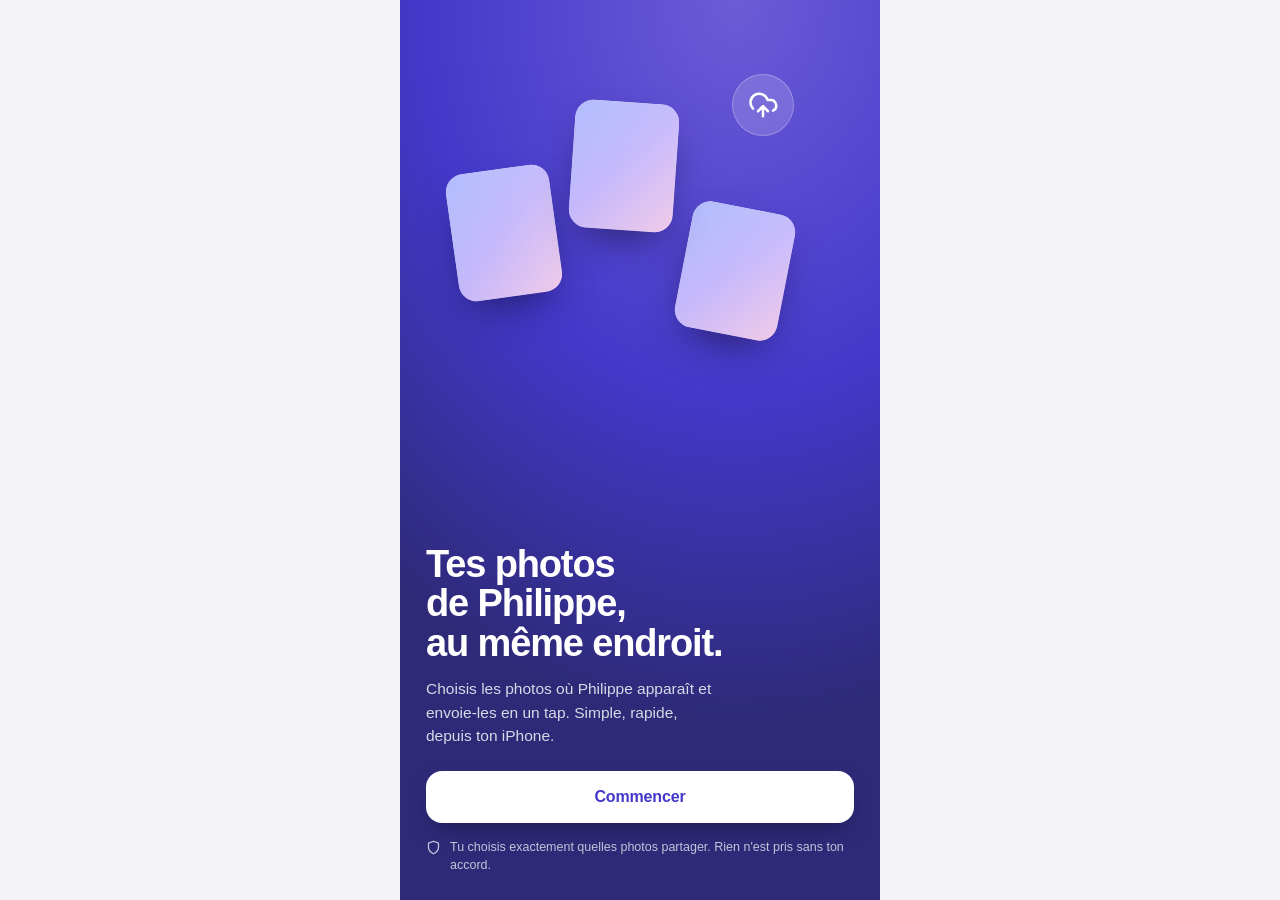
<file: index (9).html>
<!DOCTYPE html>
<html lang="fr">
<head>
<meta charset="UTF-8">
<meta name="viewport" content="width=device-width, initial-scale=1.0, viewport-fit=cover, maximum-scale=1.0, user-scalable=no">
<title>Mes Photos</title>

<!-- PWA / app-like sur iPhone -->
<meta name="apple-mobile-web-app-capable" content="yes">
<meta name="apple-mobile-web-app-status-bar-style" content="black-translucent">
<meta name="apple-mobile-web-app-title" content="Mes Photos">
<meta name="mobile-web-app-capable" content="yes">
<meta name="theme-color" content="#5B5BD6">
<link rel="apple-touch-icon" href="data:image/svg+xml,<svg xmlns='http://www.w3.org/2000/svg' viewBox='0 0 100 100'><rect width='100' height='100' rx='22' fill='%235B5BD6'/><g fill='white'><rect x='28' y='34' width='44' height='34' rx='6' opacity='0.35'/><rect x='34' y='28' width='44' height='34' rx='6'/><circle cx='47' cy='42' r='5' fill='%235B5BD6'/></g></svg>">

<style>
  :root{
    --primary:#5B5BD6;
    --primary-deep:#4338CA;
    --primary-soft:#EEEEFB;
    --ink:#1B1B2F;
    --muted:#71718A;
    --bg:#F3F3F8;
    --card:#FFFFFF;
    --line:#ECECF3;
    --green:#16A34A;
    --green-soft:#E7F8EE;
    --red:#E5484D;
    --red-soft:#FCEDED;
    --shadow:0 10px 30px -12px rgba(27,27,47,.18);
    --shadow-sm:0 2px 10px -4px rgba(27,27,47,.12);
    --pad:env(safe-area-inset-top,0px);
    --padb:env(safe-area-inset-bottom,0px);
  }
  *{box-sizing:border-box;-webkit-tap-highlight-color:transparent;}
  html,body{margin:0;height:100%;}
  body{
    font-family:-apple-system,BlinkMacSystemFont,"SF Pro Text","Segoe UI",Roboto,sans-serif;
    background:var(--bg);color:var(--ink);
    -webkit-font-smoothing:antialiased;
    overflow:hidden;
  }
  #app{
    position:relative;height:100dvh;width:100%;
    max-width:480px;margin:0 auto;
    background:var(--bg);overflow:hidden;
  }

  /* ---------- screen system ---------- */
  .screen{
    position:absolute;inset:0;
    display:flex;flex-direction:column;
    padding:calc(var(--pad) + 8px) 20px calc(var(--padb) + 20px);
    opacity:0;transform:translateX(24px);
    pointer-events:none;
    transition:opacity .32s ease,transform .32s cubic-bezier(.22,.61,.36,1);
  }
  .screen.active{opacity:1;transform:none;pointer-events:auto;}
  .screen.exit-left{opacity:0;transform:translateX(-24px);}

  /* ---------- top bar ---------- */
  .topbar{display:flex;align-items:center;gap:12px;min-height:44px;margin-bottom:6px;}
  .back{
    width:38px;height:38px;border-radius:12px;border:none;background:var(--card);
    box-shadow:var(--shadow-sm);color:var(--ink);font-size:18px;
    display:grid;place-items:center;cursor:pointer;transition:transform .12s;
  }
  .back:active{transform:scale(.92);}
  .topbar h2{font-size:17px;font-weight:650;margin:0;letter-spacing:-.01em;}

  /* ---------- buttons ---------- */
  .btn{
    width:100%;border:none;border-radius:16px;padding:17px;
    font-size:16px;font-weight:650;font-family:inherit;cursor:pointer;
    letter-spacing:-.01em;transition:transform .12s ease,filter .2s;
  }
  .btn:active{transform:scale(.98);}
  .btn-primary{background:var(--primary);color:#fff;box-shadow:0 8px 20px -8px rgba(91,91,214,.6);}
  .btn-primary:disabled{background:#C9C9DE;box-shadow:none;cursor:default;}
  .btn-ghost{background:var(--card);color:var(--ink);box-shadow:var(--shadow-sm);}
  .btn-danger{background:var(--red-soft);color:var(--red);}
  .btn-row{margin-top:auto;display:flex;flex-direction:column;gap:10px;padding-top:14px;}

  /* ---------- WELCOME ---------- */
  #welcome{
    padding:0;
    background:radial-gradient(120% 80% at 70% 0%,#6D5BD6 0%,var(--primary-deep) 55%,#2E2A78 100%);
    color:#fff;justify-content:flex-end;
  }
  .hero-inner{padding:calc(var(--pad) + 56px) 26px calc(var(--padb) + 26px);display:flex;flex-direction:column;height:100%;}
  .hero-art{
    flex:1;position:relative;margin:8px 0 4px;
    min-height:180px;
  }
  .ph{
    position:absolute;width:104px;height:128px;border-radius:18px;
    background:linear-gradient(160deg,rgba(255,255,255,.95),rgba(255,255,255,.6));
    box-shadow:0 18px 40px -14px rgba(0,0,0,.5);
    overflow:hidden;
  }
  .ph::after{content:"";position:absolute;inset:0;background:linear-gradient(135deg,#A5B4FC,#C4B5FD,#FBCFE8);opacity:.85;}
  .ph.a{top:22%;left:6%;transform:rotate(-8deg);}
  .ph.b{top:8%;left:34%;transform:rotate(4deg);z-index:2;}
  .ph.c{top:30%;left:60%;transform:rotate(11deg);}
  .hero-cloud{
    position:absolute;right:14%;top:2%;width:62px;height:62px;border-radius:50%;
    background:rgba(255,255,255,.16);backdrop-filter:blur(4px);
    display:grid;place-items:center;z-index:3;border:1px solid rgba(255,255,255,.25);
  }
  .hero-cloud svg{width:30px;height:30px;}
  h1.hero{font-size:38px;line-height:1.04;font-weight:800;letter-spacing:-.03em;margin:0 0 14px;}
  .hero-sub{font-size:15.5px;line-height:1.5;color:rgba(255,255,255,.82);margin:0 0 24px;max-width:300px;}
  #welcome .btn-primary{background:#fff;color:var(--primary-deep);box-shadow:0 10px 26px -10px rgba(0,0,0,.45);}
  .privacy{display:flex;gap:9px;align-items:flex-start;margin-top:16px;font-size:12.5px;color:rgba(255,255,255,.72);line-height:1.4;}
  .privacy svg{flex:none;width:15px;height:15px;margin-top:1px;}

  /* ---------- SELECT ---------- */
  .empty{flex:1;display:flex;flex-direction:column;align-items:center;justify-content:center;text-align:center;gap:6px;}
  .drop{
    width:100%;border:2px dashed #D4D4E6;border-radius:22px;background:var(--card);
    padding:40px 24px;display:flex;flex-direction:column;align-items:center;gap:14px;cursor:pointer;
    transition:border-color .2s,background .2s,transform .12s;
  }
  .drop:active{transform:scale(.99);}
  .drop:hover{border-color:var(--primary);}
  .drop-icon{width:64px;height:64px;border-radius:20px;background:var(--primary-soft);display:grid;place-items:center;}
  .drop-icon svg{width:30px;height:30px;color:var(--primary);}
  .drop strong{font-size:17px;font-weight:650;}
  .drop span{font-size:13.5px;color:var(--muted);}

  .stats-row{display:flex;gap:10px;margin:4px 0 16px;}
  .stat{flex:1;background:var(--card);border-radius:16px;padding:14px 12px;box-shadow:var(--shadow-sm);text-align:center;}
  .stat b{display:block;font-size:24px;font-weight:750;letter-spacing:-.02em;}
  .stat small{font-size:11.5px;color:var(--muted);font-weight:500;}
  .stat.v1 b{color:var(--primary);}

  .grid-wrap{flex:1;overflow-y:auto;-webkit-overflow-scrolling:touch;margin:0 -4px;padding:0 4px 4px;}
  .grid{display:grid;grid-template-columns:repeat(3,1fr);gap:8px;}
  .thumb{position:relative;aspect-ratio:1;border-radius:14px;overflow:hidden;background:#E5E5EF;box-shadow:var(--shadow-sm);}
  .thumb img{width:100%;height:100%;object-fit:cover;display:block;}
  .thumb .rm{
    position:absolute;top:5px;right:5px;width:24px;height:24px;border-radius:50%;
    background:rgba(0,0,0,.55);color:#fff;border:none;font-size:13px;cursor:pointer;
    display:grid;place-items:center;backdrop-filter:blur(2px);
  }
  .add-tile{
    aspect-ratio:1;border-radius:14px;border:2px dashed #D4D4E6;background:var(--card);
    display:grid;place-items:center;color:var(--primary);cursor:pointer;font-size:28px;
  }

  /* ---------- UPLOAD ---------- */
  .center-col{flex:1;display:flex;flex-direction:column;align-items:center;justify-content:center;text-align:center;}
  .cloud-big{width:96px;height:96px;border-radius:30px;background:var(--primary-soft);display:grid;place-items:center;margin-bottom:22px;}
  .cloud-big svg{width:48px;height:48px;color:var(--primary);}
  .cloud-big.bob{animation:bob 2.2s ease-in-out infinite;}
  @keyframes bob{0%,100%{transform:translateY(0);}50%{transform:translateY(-7px);}}
  .up-title{font-size:21px;font-weight:700;letter-spacing:-.02em;}
  .up-sub{font-size:13.5px;color:var(--muted);margin-top:5px;}
  .bar{width:100%;height:10px;border-radius:99px;background:#E6E6F0;overflow:hidden;margin:26px 0 8px;}
  .bar > i{display:block;height:100%;width:0;border-radius:99px;background:linear-gradient(90deg,var(--primary),#7C6FF0);transition:width .25s ease;}
  .bar-label{font-size:13px;color:var(--muted);font-weight:600;}
  .mini-list{width:100%;background:var(--card);border-radius:18px;box-shadow:var(--shadow-sm);margin-top:22px;overflow:hidden;}
  .mini-list .row{display:flex;align-items:center;gap:12px;padding:14px 16px;border-bottom:1px solid var(--line);font-size:14.5px;}
  .mini-list .row:last-child{border-bottom:none;}
  .mini-list .row .ico{width:30px;height:30px;border-radius:9px;display:grid;place-items:center;flex:none;}
  .mini-list .row .ico svg{width:16px;height:16px;}
  .mini-list .row .val{margin-left:auto;font-weight:700;font-variant-numeric:tabular-nums;}

  /* ---------- SUCCESS ---------- */
  #success{align-items:center;justify-content:center;text-align:center;}
  .check{
    width:96px;height:96px;border-radius:50%;background:var(--green);display:grid;place-items:center;
    margin-bottom:22px;animation:pop .5s cubic-bezier(.18,1.25,.4,1) both;position:relative;
  }
  .check svg{width:46px;height:46px;color:#fff;}
  @keyframes pop{0%{transform:scale(0);}60%{transform:scale(1.12);}100%{transform:scale(1);}}
  .spark{position:absolute;width:8px;height:8px;border-radius:2px;opacity:0;animation:spark .7s ease-out forwards;}
  .succ-title{font-size:24px;font-weight:800;letter-spacing:-.02em;}
  .succ-sub{font-size:14.5px;color:var(--muted);margin:8px 0 24px;max-width:260px;line-height:1.5;}
  .recap{width:100%;max-width:330px;background:var(--card);border-radius:18px;box-shadow:var(--shadow-sm);padding:4px 18px;margin-bottom:6px;}
  .recap .r{display:flex;justify-content:space-between;padding:13px 0;border-bottom:1px solid var(--line);font-size:14px;}
  .recap .r:last-child{border-bottom:none;}
  .recap .r span:first-child{color:var(--muted);}
  .recap .r span:last-child{font-weight:600;}

  .ico.purple{background:var(--primary-soft);color:var(--primary);}
  .ico.green{background:var(--green-soft);color:var(--green);}
  .ico.amber{background:#FEF3E2;color:#D97706;}
  .ico.red{background:var(--red-soft);color:var(--red);}
  .hidden-input{display:none;}
</style>
</head>
<body>
<div id="app">

  <!-- WELCOME -->
  <section class="screen active" id="welcome">
    <div class="hero-inner">
      <div class="hero-art">
        <div class="hero-cloud">
          <svg viewBox="0 0 24 24" fill="none" stroke="#fff" stroke-width="2" stroke-linecap="round" stroke-linejoin="round"><path d="M12 13v8"/><path d="m8 17 4-4 4 4"/><path d="M20 16.5A4.5 4.5 0 0 0 17.5 8h-1.8A7 7 0 1 0 4 14.9"/></svg>
        </div>
        <div class="ph a"></div>
        <div class="ph c"></div>
        <div class="ph b"></div>
      </div>
      <h1 class="hero">Tes photos<br>de Philippe,<br>au même endroit.</h1>
      <p class="hero-sub">Choisis les photos où Philippe apparaît et envoie-les en un tap. Simple, rapide, depuis ton iPhone.</p>
      <button class="btn btn-primary" onclick="goTo('select')">Commencer</button>
      <div class="privacy">
        <svg viewBox="0 0 24 24" fill="none" stroke="currentColor" stroke-width="2" stroke-linecap="round" stroke-linejoin="round"><path d="M12 22s8-4 8-10V5l-8-3-8 3v7c0 6 8 10 8 10z"/></svg>
        <span>Tu choisis exactement quelles photos partager. Rien n'est pris sans ton accord.</span>
      </div>
    </div>
  </section>

  <!-- SELECT / REVIEW -->
  <section class="screen" id="select">
    <div class="topbar">
      <button class="back" onclick="goTo('welcome',true)">‹</button>
      <h2>Tes photos</h2>
    </div>

    <!-- empty state -->
    <div class="empty" id="emptyState">
      <label class="drop" for="fileInput">
        <div class="drop-icon">
          <svg viewBox="0 0 24 24" fill="none" stroke="currentColor" stroke-width="2" stroke-linecap="round" stroke-linejoin="round"><rect x="3" y="3" width="18" height="18" rx="3"/><circle cx="9" cy="9" r="2"/><path d="m21 15-5-5L5 21"/></svg>
        </div>
        <strong>Choisir mes photos</strong>
        <span>Sélectionne-en autant que tu veux</span>
      </label>
    </div>

    <!-- selected state -->
    <div style="display:none;flex-direction:column;flex:1;min-height:0;" id="selectedState">
      <div class="stats-row">
        <div class="stat v1"><b id="cntSel">0</b><small>sélectionnées</small></div>
        <div class="stat"><b id="cntReady">0</b><small>prêtes à l'envoi</small></div>
      </div>
      <div class="grid-wrap">
        <div class="grid" id="grid"></div>
      </div>
    </div>

    <input type="file" id="fileInput" class="hidden-input" accept="image/*" multiple>

    <div class="btn-row" id="selectActions" style="display:none;">
      <button class="btn btn-primary" id="sendBtn" onclick="startUpload()">Envoyer mes photos</button>
    </div>
  </section>

  <!-- UPLOAD -->
  <section class="screen" id="upload">
    <div class="topbar">
      <h2>Envoi en cours</h2>
    </div>
    <div class="center-col">
      <div class="cloud-big bob">
        <svg viewBox="0 0 24 24" fill="none" stroke="currentColor" stroke-width="1.8" stroke-linecap="round" stroke-linejoin="round"><path d="M12 13v8"/><path d="m8 17 4-4 4 4"/><path d="M20 16.5A4.5 4.5 0 0 0 17.5 8h-1.8A7 7 0 1 0 4 14.9"/></svg>
      </div>
      <div class="up-title">Envoi de tes photos…</div>
      <div class="up-sub">Ne ferme pas l'application</div>
      <div class="bar"><i id="upBar"></i></div>
      <div class="bar-label" id="upPct">0 %</div>

      <div class="mini-list">
        <div class="row"><span class="ico purple"><svg viewBox="0 0 24 24" fill="none" stroke="currentColor" stroke-width="2"><rect x="3" y="3" width="18" height="18" rx="3"/><circle cx="9" cy="9" r="2"/><path d="m21 15-5-5L5 21"/></svg></span>À envoyer<span class="val" id="uTotal">0</span></div>
        <div class="row"><span class="ico green"><svg viewBox="0 0 24 24" fill="none" stroke="currentColor" stroke-width="2.4" stroke-linecap="round" stroke-linejoin="round"><path d="m20 6-11 11-5-5"/></svg></span>Envoyées<span class="val" id="uDone">0</span></div>
        <div class="row"><span class="ico amber"><svg viewBox="0 0 24 24" fill="none" stroke="currentColor" stroke-width="2" stroke-linecap="round"><circle cx="12" cy="12" r="9"/><path d="M12 7v5l3 2"/></svg></span>En cours<span class="val" id="uProg">0</span></div>
        <div class="row"><span class="ico red"><svg viewBox="0 0 24 24" fill="none" stroke="currentColor" stroke-width="2" stroke-linecap="round"><circle cx="12" cy="12" r="9"/><path d="m15 9-6 6M9 9l6 6"/></svg></span>Échecs<span class="val" id="uFail">0</span></div>
      </div>
    </div>
  </section>

  <!-- SUCCESS -->
  <section class="screen" id="success">
    <div class="check" id="checkEl">
      <svg viewBox="0 0 24 24" fill="none" stroke="currentColor" stroke-width="3" stroke-linecap="round" stroke-linejoin="round"><path d="m20 6-11 11-5-5"/></svg>
    </div>
    <div class="succ-title">Envoi terminé !</div>
    <div class="succ-sub"><b id="sCount">0</b> photos ont bien été partagées. Merci 🙏</div>
    <div class="recap">
      <div class="r"><span>Photos</span><span id="sCount2">0</span></div>
      <div class="r"><span>Date</span><span id="sDate">—</span></div>
      <div class="r"><span>Destinataire</span><span>Philippe</span></div>
    </div>
    <div class="btn-row" style="width:100%;max-width:330px;">
      <button class="btn btn-ghost" onclick="resetApp()">Envoyer d'autres photos</button>
    </div>
  </section>

</div>

<script>
  // ===== Config (modifiable) =====
  const PERSON = "Philippe";

  // ===== State =====
  let photos = []; // {id, url, file}
  let uid = 0;

  const $ = s => document.querySelector(s);

  // ===== Navigation =====
  function goTo(id, back=false){
    const cur = document.querySelector('.screen.active');
    const next = document.getElementById(id);
    if(cur === next) return;
    if(cur){
      cur.classList.remove('active');
      if(!back) cur.classList.add('exit-left');
      setTimeout(()=>cur.classList.remove('exit-left'),340);
    }
    next.classList.add('active');
  }

  // ===== Photo selection =====
  const fileInput = $('#fileInput');
  fileInput.addEventListener('change', e=>{
    [...e.target.files].forEach(file=>{
      if(!file.type.startsWith('image/')) return;
      photos.push({id:++uid, url:URL.createObjectURL(file), file});
    });
    fileInput.value = '';
    renderGrid();
  });

  function removePhoto(id){
    const p = photos.find(x=>x.id===id);
    if(p) URL.revokeObjectURL(p.url);
    photos = photos.filter(x=>x.id!==id);
    renderGrid();
  }

  function renderGrid(){
    const has = photos.length>0;
    $('#emptyState').style.display = has ? 'none' : 'flex';
    $('#selectedState').style.display = has ? 'flex' : 'none';
    $('#selectActions').style.display = has ? 'flex' : 'none';
    $('#cntSel').textContent = photos.length;
    $('#cntReady').textContent = photos.length;
    $('#sendBtn').textContent = `Envoyer ${photos.length} photo${photos.length>1?'s':''}`;

    const grid = $('#grid');
    grid.innerHTML = '';
    photos.forEach(p=>{
      const d = document.createElement('div');
      d.className='thumb';
      d.innerHTML = `<img src="${p.url}" alt=""><button class="rm" onclick="removePhoto(${p.id})">✕</button>`;
      grid.appendChild(d);
    });
    const add = document.createElement('label');
    add.className='add-tile';add.setAttribute('for','fileInput');add.textContent='+';
    grid.appendChild(add);
  }

  // ===== Upload (simulé pour l'instant — à brancher sur Supabase) =====
  async function startUpload(){
    if(!photos.length) return;
    goTo('upload');
    const total = photos.length;
    $('#uTotal').textContent = total;
    $('#uDone').textContent = 0;
    $('#uProg').textContent = 0;
    $('#uFail').textContent = 0;
    $('#upBar').style.width='0%';
    $('#upPct').textContent='0 %';

    let done = 0;
    for(const p of photos){
      $('#uProg').textContent = 1;
      await sleep(420 + Math.random()*260);

      // === ICI : remplacer par l'upload réel vers Supabase Storage ===
      // await supabase.storage.from('face-photos').upload(path, p.file)
      // ===============================================================

      done++;
      $('#uProg').textContent = 0;
      $('#uDone').textContent = done;
      const pct = Math.round(done/total*100);
      $('#upBar').style.width = pct+'%';
      $('#upPct').textContent = pct+' %';
    }
    await sleep(450);
    showSuccess(done);
  }

  function showSuccess(n){
    $('#sCount').textContent = n;
    $('#sCount2').textContent = n;
    $('#sDate').textContent = new Date().toLocaleDateString('fr-FR',{day:'2-digit',month:'long'});
    goTo('success');
    burstSparks();
  }

  function resetApp(){
    photos.forEach(p=>URL.revokeObjectURL(p.url));
    photos = [];
    renderGrid();
    goTo('select',true);
    setTimeout(()=>goTo('welcome',true),20);
  }

  function burstSparks(){
    const colors=['#5B5BD6','#22C55E','#F59E0B','#EC4899','#38BDF8'];
    const el=$('#checkEl');
    for(let i=0;i<10;i++){
      const s=document.createElement('span');
      s.className='spark';
      s.style.background=colors[i%colors.length];
      const ang=(i/10)*Math.PI*2, dist=58+Math.random()*22;
      s.style.left='50%';s.style.top='50%';
      s.style.setProperty('--tx',Math.cos(ang)*dist+'px');
      s.style.setProperty('--ty',Math.sin(ang)*dist+'px');
      s.style.animationDelay=(.05*i)+'s';
      el.appendChild(s);
      setTimeout(()=>s.remove(),800);
    }
  }

  const sleep = ms => new Promise(r=>setTimeout(r,ms));

  // spark keyframe (injected so it can use CSS vars)
  const st=document.createElement('style');
  st.textContent='@keyframes spark{0%{opacity:1;transform:translate(0,0) scale(1);}100%{opacity:0;transform:translate(var(--tx),var(--ty)) scale(.4);}}';
  document.head.appendChild(st);
</script>
</body>
</html>
</file>
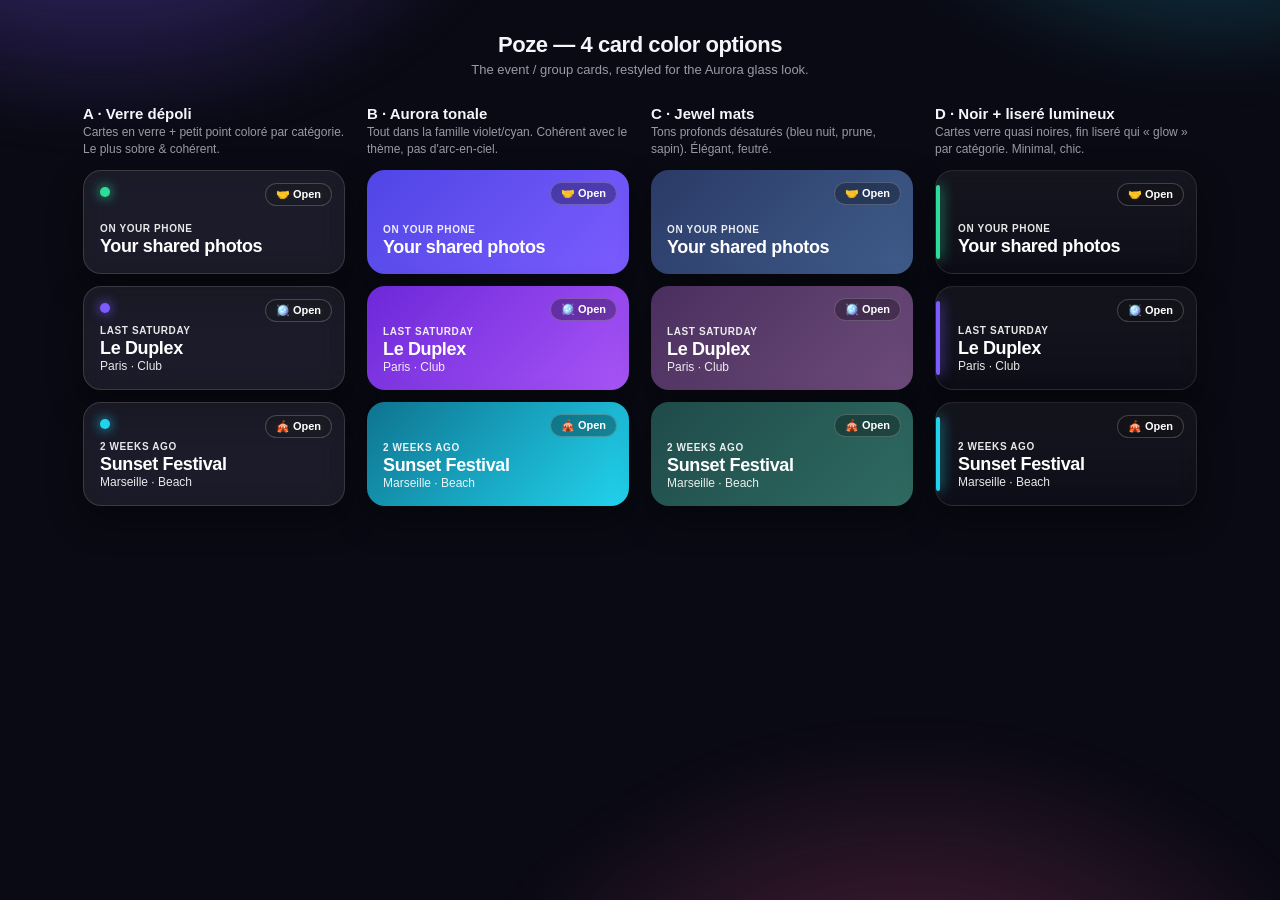
<file: docs/card-colors.html>
<!DOCTYPE html>
<html lang="en">
<head>
<meta charset="UTF-8">
<title>Poze — Card color options</title>
<style>
  *{box-sizing:border-box;margin:0}
  body{background:#0a0a14;color:#f5f5fb;font-family:-apple-system,BlinkMacSystemFont,"Segoe UI",Roboto,Helvetica,Arial,sans-serif;
    padding:32px 22px 50px;position:relative;overflow-x:hidden}
  body::before{content:"";position:fixed;inset:-30% -20%;z-index:-1;filter:blur(20px);
    background:radial-gradient(38% 30% at 20% 10%,rgba(124,92,255,.45),transparent 60%),
      radial-gradient(34% 28% at 82% 8%,rgba(34,211,238,.35),transparent 60%),
      radial-gradient(40% 36% at 65% 92%,rgba(255,93,162,.30),transparent 62%)}
  h1{font-size:22px;font-weight:800;text-align:center;letter-spacing:-.02em}
  .sub{color:#9a9aa6;text-align:center;font-size:13px;margin:4px 0 28px}
  .row{display:flex;gap:22px;justify-content:center;flex-wrap:wrap;align-items:flex-start}
  .col{width:262px}
  .colcap{margin-bottom:12px}
  .colcap .n{font-weight:800;font-size:15px}
  .colcap .d{color:#9a9aa6;font-size:12px;margin-top:2px;line-height:1.4}
  .stack{display:flex;flex-direction:column;gap:12px}
  .card{border-radius:18px;padding:16px;min-height:104px;position:relative;display:flex;flex-direction:column;justify-content:flex-end;
    color:#fff;box-shadow:0 14px 34px rgba(0,0,0,.45);overflow:hidden}
  .badge{position:absolute;top:12px;right:12px;font-size:11px;font-weight:700;padding:4px 10px;border-radius:999px;
    background:rgba(0,0,0,.3);border:1px solid rgba(255,255,255,.2);backdrop-filter:blur(6px)}
  .when{font-size:10px;font-weight:700;letter-spacing:.06em;text-transform:uppercase;opacity:.9}
  .name{font-size:18px;font-weight:850;letter-spacing:-.02em;margin-top:2px}
  .place{font-size:12px;opacity:.9}

  /* ============ A · Verre dépoli (glass + accent dot) ============ */
  .A .card{background:rgba(255,255,255,.07);border:1px solid rgba(255,255,255,.14);backdrop-filter:saturate(160%) blur(14px)}
  .A .card .dot{position:absolute;top:16px;left:16px;width:10px;height:10px;border-radius:50%}
  .A .name{padding-left:0}
  .A .a1 .dot{background:#2fdd9b;box-shadow:0 0 12px #2fdd9b}
  .A .a2 .dot{background:#7c5cff;box-shadow:0 0 12px #7c5cff}
  .A .a3 .dot{background:#22d3ee;box-shadow:0 0 12px #22d3ee}

  /* ============ B · Aurora tonale (famille violet/cyan) ============ */
  .B .b1{background:linear-gradient(135deg,#4f46e5,#7c5cff)}
  .B .b2{background:linear-gradient(135deg,#6d28d9,#a855f7)}
  .B .b3{background:linear-gradient(135deg,#0e7490,#22d3ee)}

  /* ============ C · Jewel mats (tons profonds désaturés) ============ */
  .C .c1{background:linear-gradient(135deg,#2b3a67,#3f5c8a)}
  .C .c2{background:linear-gradient(135deg,#4a2f5e,#6d4b7a)}
  .C .c3{background:linear-gradient(135deg,#1f4b4a,#2f6b62)}

  /* ============ D · Noir + liseré lumineux ============ */
  .D .card{background:linear-gradient(180deg,rgba(255,255,255,.05),rgba(255,255,255,.02));border:1px solid rgba(255,255,255,.1);
    backdrop-filter:blur(10px)}
  .D .card::before{content:"";position:absolute;left:0;top:14px;bottom:14px;width:4px;border-radius:3px}
  .D .card{padding-left:22px}
  .D .d1::before{background:#2fdd9b;box-shadow:0 0 14px #2fdd9b}
  .D .d2::before{background:#7c5cff;box-shadow:0 0 14px #7c5cff}
  .D .d3::before{background:#22d3ee;box-shadow:0 0 14px #22d3ee}
</style>
</head>
<body>
  <h1>Poze — 4 card color options</h1>
  <div class="sub">The event / group cards, restyled for the Aurora glass look.</div>

  <div class="row">

    <div class="col A">
      <div class="colcap"><div class="n">A · Verre dépoli</div><div class="d">Cartes en verre + petit point coloré par catégorie. Le plus sobre &amp; cohérent.</div></div>
      <div class="stack">
        <div class="card a1"><span class="dot"></span><span class="badge">🤝 Open</span><span class="when">On your phone</span><span class="name">Your shared photos</span></div>
        <div class="card a2"><span class="dot"></span><span class="badge">🪩 Open</span><span class="when">Last Saturday</span><span class="name">Le Duplex</span><span class="place">Paris · Club</span></div>
        <div class="card a3"><span class="dot"></span><span class="badge">🎪 Open</span><span class="when">2 weeks ago</span><span class="name">Sunset Festival</span><span class="place">Marseille · Beach</span></div>
      </div>
    </div>

    <div class="col B">
      <div class="colcap"><div class="n">B · Aurora tonale</div><div class="d">Tout dans la famille violet/cyan. Cohérent avec le thème, pas d'arc-en-ciel.</div></div>
      <div class="stack">
        <div class="card b1"><span class="badge">🤝 Open</span><span class="when">On your phone</span><span class="name">Your shared photos</span></div>
        <div class="card b2"><span class="badge">🪩 Open</span><span class="when">Last Saturday</span><span class="name">Le Duplex</span><span class="place">Paris · Club</span></div>
        <div class="card b3"><span class="badge">🎪 Open</span><span class="when">2 weeks ago</span><span class="name">Sunset Festival</span><span class="place">Marseille · Beach</span></div>
      </div>
    </div>

    <div class="col C">
      <div class="colcap"><div class="n">C · Jewel mats</div><div class="d">Tons profonds désaturés (bleu nuit, prune, sapin). Élégant, feutré.</div></div>
      <div class="stack">
        <div class="card c1"><span class="badge">🤝 Open</span><span class="when">On your phone</span><span class="name">Your shared photos</span></div>
        <div class="card c2"><span class="badge">🪩 Open</span><span class="when">Last Saturday</span><span class="name">Le Duplex</span><span class="place">Paris · Club</span></div>
        <div class="card c3"><span class="badge">🎪 Open</span><span class="when">2 weeks ago</span><span class="name">Sunset Festival</span><span class="place">Marseille · Beach</span></div>
      </div>
    </div>

    <div class="col D">
      <div class="colcap"><div class="n">D · Noir + liseré lumineux</div><div class="d">Cartes verre quasi noires, fin liseré qui « glow » par catégorie. Minimal, chic.</div></div>
      <div class="stack">
        <div class="card d1"><span class="badge">🤝 Open</span><span class="when">On your phone</span><span class="name">Your shared photos</span></div>
        <div class="card d2"><span class="badge">🪩 Open</span><span class="when">Last Saturday</span><span class="name">Le Duplex</span><span class="place">Paris · Club</span></div>
        <div class="card d3"><span class="badge">🎪 Open</span><span class="when">2 weeks ago</span><span class="name">Sunset Festival</span><span class="place">Marseille · Beach</span></div>
      </div>
    </div>

  </div>
</body>
</html>
</file>
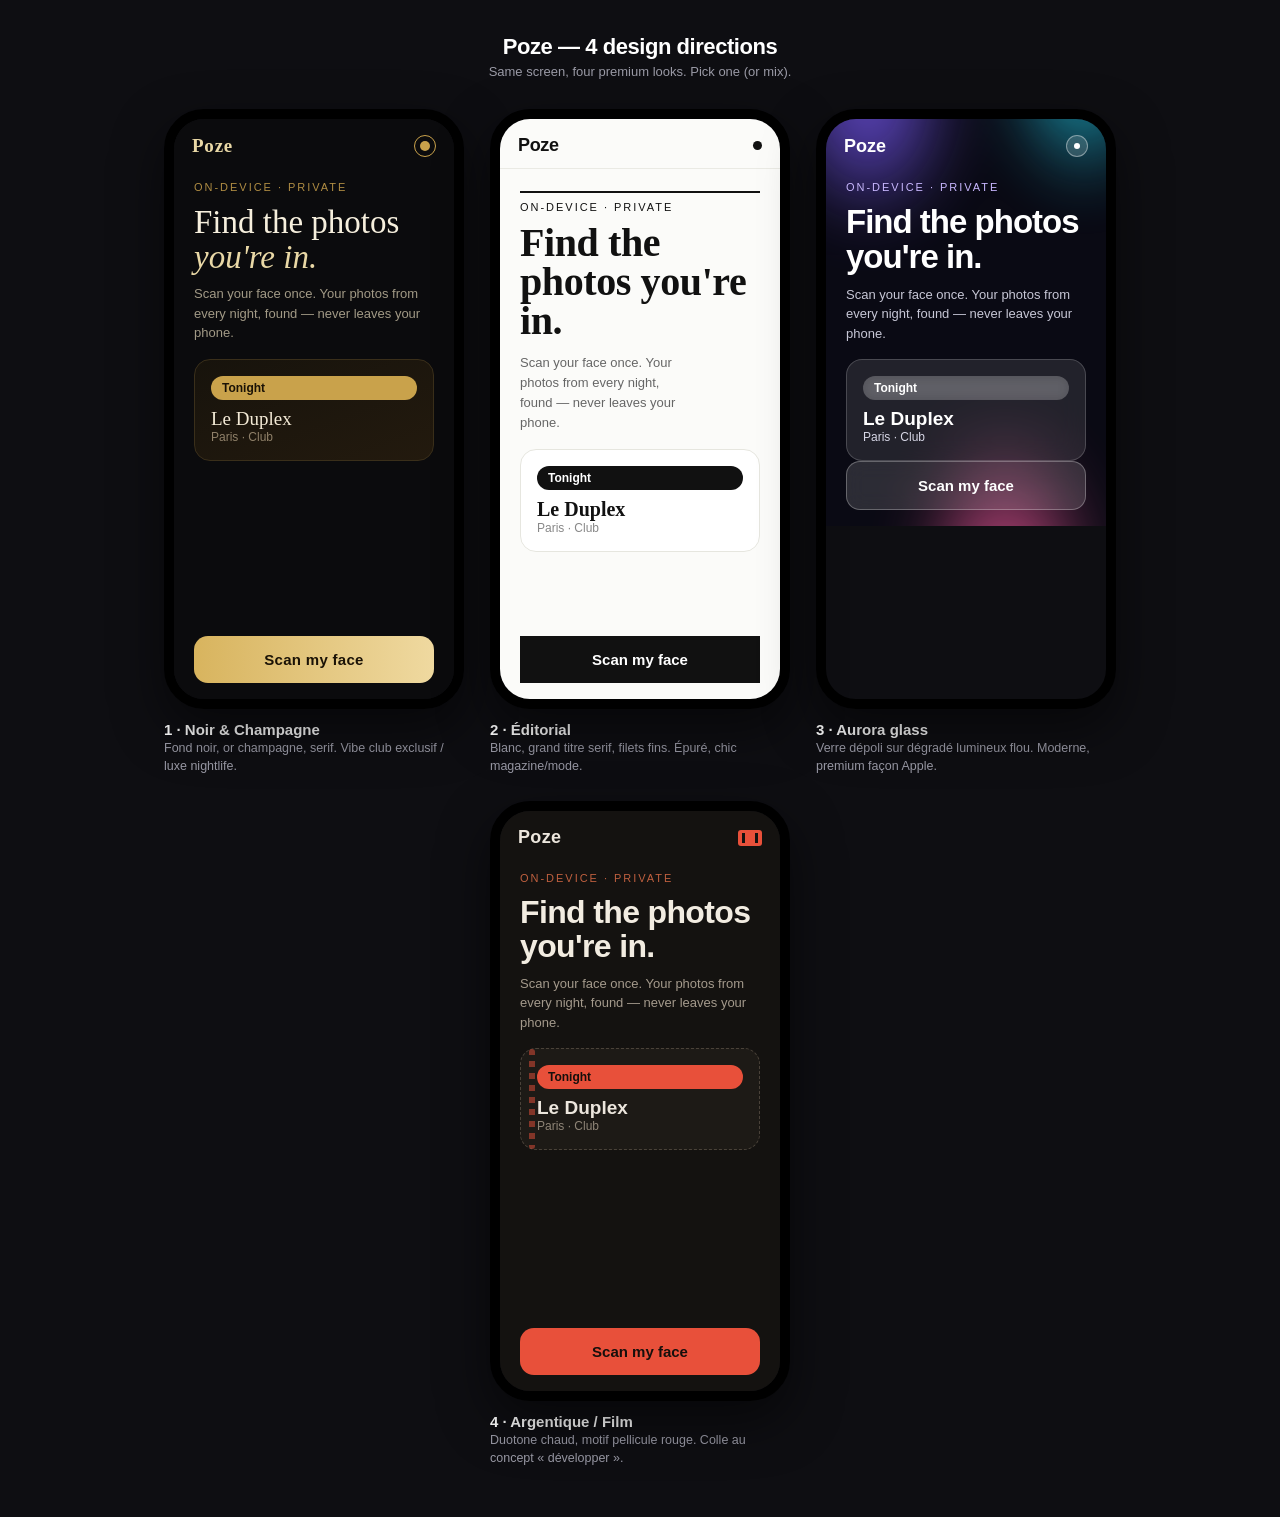
<file: docs/design-directions.html>
<!DOCTYPE html>
<html lang="en">
<head>
<meta charset="UTF-8">
<title>Poze — Design directions</title>
<style>
  *{box-sizing:border-box;margin:0}
  body{background:#0e0e12;font-family:-apple-system,BlinkMacSystemFont,"Segoe UI",Roboto,Helvetica,Arial,sans-serif;padding:34px 22px 50px;color:#fff}
  h1{font-size:22px;font-weight:800;text-align:center;letter-spacing:-.02em}
  .sub{color:#9a9aa6;text-align:center;font-size:13px;margin:4px 0 30px}
  .row{display:flex;gap:26px;justify-content:center;flex-wrap:wrap;align-items:flex-start}
  .col{width:300px}
  .cap{margin-top:12px}
  .cap .n{font-weight:800;font-size:15px}
  .cap .d{color:#9a9aa6;font-size:12.5px;margin-top:2px;line-height:1.4}
  .phone{width:300px;height:600px;border-radius:40px;border:10px solid #000;overflow:hidden;position:relative;box-shadow:0 20px 50px rgba(0,0,0,.5)}
  .scr{position:absolute;inset:0;display:flex;flex-direction:column}
  .bar{display:flex;align-items:center;justify-content:space-between;padding:16px 18px 8px}
  .body{flex:1;padding:16px 20px;display:flex;flex-direction:column}
  .eyebrow{font-size:11px;letter-spacing:.18em;text-transform:uppercase}
  .btn{margin-top:auto;padding:15px;border-radius:14px;text-align:center;font-weight:700;font-size:15px}
  .ev{border-radius:16px;padding:16px;margin-top:16px;min-height:96px;display:flex;flex-direction:column;justify-content:flex-end}
  .pill{font-size:12px;font-weight:700;padding:5px 11px;border-radius:999px}

  /* ---------- D1 : Noir & Champagne ---------- */
  .d1 .scr{background:#0b0b0d;color:#f3ead6}
  .d1 .brand{font-family:Georgia,'Times New Roman',serif;font-weight:700;letter-spacing:.04em;font-size:19px;color:#e9d8a6}
  .d1 .dot{width:22px;height:22px;border-radius:50%;border:1px solid #c9a24b;position:relative}
  .d1 .dot::after{content:"";position:absolute;inset:5px;border-radius:50%;background:#c9a24b}
  .d1 .eyebrow{color:#b08d43}
  .d1 h2{font-family:Georgia,serif;font-size:33px;line-height:1.05;font-weight:400;margin:12px 0 10px;color:#f6efdd}
  .d1 h2 em{font-style:italic;color:#e9d8a6}
  .d1 .p{color:#a29a86;font-size:13px;line-height:1.5}
  .d1 .ev{background:linear-gradient(160deg,#17130c,#231a0e);border:1px solid #3a2f1a}
  .d1 .ev .pill{background:#c9a24b;color:#1a1206}
  .d1 .ev .t{font-family:Georgia,serif;font-size:19px;margin-top:8px}
  .d1 .ev .s{font-size:12px;color:#8f8069}
  .d1 .btn{background:linear-gradient(90deg,#d8b45e,#efd9a0);color:#1a1206;letter-spacing:.02em}

  /* ---------- D2 : Editorial (blanc) ---------- */
  .d2 .scr{background:#fbfbf9;color:#111}
  .d2 .bar{border-bottom:1px solid #eaeae4;padding-bottom:12px}
  .d2 .brand{font-weight:800;letter-spacing:-.02em;font-size:18px}
  .d2 .dot{width:9px;height:9px;background:#111;border-radius:50%}
  .d2 .eyebrow{color:#111;border-top:2px solid #111;padding-top:8px;display:inline-block;margin-top:6px}
  .d2 h2{font-family:'Times New Roman',Georgia,serif;font-size:40px;line-height:.98;font-weight:600;margin:10px 0 12px;letter-spacing:-.01em}
  .d2 .p{color:#666;font-size:13px;line-height:1.55;max-width:22ch}
  .d2 .ev{background:#fff;border:1px solid #e6e6df;color:#111}
  .d2 .ev .pill{background:#111;color:#fff}
  .d2 .ev .t{font-family:'Times New Roman',serif;font-size:20px;margin-top:8px;font-weight:600}
  .d2 .ev .s{font-size:12px;color:#888}
  .d2 .btn{background:#111;color:#fff;border-radius:0}

  /* ---------- D3 : Aurora glass ---------- */
  .d3 .scr{background:#0a0a14;color:#fff;position:relative;overflow:hidden}
  .d3 .aurora{position:absolute;inset:-40% -20%;background:
      radial-gradient(40% 30% at 25% 20%,#7c5cff,transparent 60%),
      radial-gradient(35% 30% at 80% 15%,#22d3ee,transparent 60%),
      radial-gradient(40% 35% at 60% 85%,#ff5da2,transparent 60%);filter:blur(30px);opacity:.9}
  .d3 .bar,.d3 .body{position:relative;z-index:1}
  .d3 .brand{font-weight:800;font-size:18px}
  .d3 .dot{width:22px;height:22px;border-radius:50%;background:rgba(255,255,255,.15);border:1px solid rgba(255,255,255,.4);position:relative;backdrop-filter:blur(6px)}
  .d3 .dot::after{content:"";position:absolute;inset:7px;border-radius:50%;background:#fff}
  .d3 .eyebrow{color:#c9b8ff}
  .d3 h2{font-size:33px;line-height:1.06;font-weight:800;letter-spacing:-.03em;margin:12px 0 10px}
  .d3 .p{color:#c7c7d6;font-size:13px;line-height:1.5}
  .d3 .ev{background:rgba(255,255,255,.1);border:1px solid rgba(255,255,255,.18);backdrop-filter:blur(14px);-webkit-backdrop-filter:blur(14px)}
  .d3 .ev .pill{background:rgba(255,255,255,.2);color:#fff;backdrop-filter:blur(6px)}
  .d3 .ev .t{font-size:19px;font-weight:800;margin-top:8px}
  .d3 .ev .s{font-size:12px;color:#d7d7e6}
  .d3 .btn{background:rgba(255,255,255,.14);border:1px solid rgba(255,255,255,.28);color:#fff;backdrop-filter:blur(10px)}

  /* ---------- D4 : Argentique / Film ---------- */
  .d4 .scr{background:#141210;color:#ece6dd}
  .d4 .brand{font-weight:800;letter-spacing:.02em;font-size:18px;color:#ece6dd}
  .d4 .dot{width:24px;height:16px;border-radius:3px;background:#e8503a;position:relative}
  .d4 .dot::before,.d4 .dot::after{content:"";position:absolute;top:3px;bottom:3px;width:3px;background:#141210}
  .d4 .dot::before{left:4px}.d4 .dot::after{right:4px}
  .d4 .eyebrow{color:#c0603f}
  .d4 h2{font-size:32px;line-height:1.06;font-weight:800;letter-spacing:-.02em;margin:12px 0 10px;color:#f2ece1}
  .d4 .p{color:#a49a8c;font-size:13px;line-height:1.5}
  .d4 .ev{background:#1d1a16;border:1px dashed #4a4239;position:relative}
  .d4 .ev::before{content:"";position:absolute;top:0;bottom:0;left:8px;width:6px;background:repeating-linear-gradient(#e8503a 0 6px,transparent 6px 12px);border-radius:3px;opacity:.5}
  .d4 .ev .pill{background:#e8503a;color:#150f0c}
  .d4 .ev .t{font-size:19px;font-weight:800;margin-top:8px}
  .d4 .ev .s{font-size:12px;color:#8f8577}
  .d4 .btn{background:#e8503a;color:#150f0c}
</style>
</head>
<body>
  <h1>Poze — 4 design directions</h1>
  <div class="sub">Same screen, four premium looks. Pick one (or mix).</div>

  <div class="row">

    <div class="col d1">
      <div class="phone"><div class="scr">
        <div class="bar"><span class="brand">Poze</span><span class="dot"></span></div>
        <div class="body">
          <div class="eyebrow">On-device · private</div>
          <h2>Find the photos <em>you're in.</em></h2>
          <div class="p">Scan your face once. Your photos from every night, found — never leaves your phone.</div>
          <div class="ev"><span class="pill">Tonight</span><span class="t">Le Duplex</span><span class="s">Paris · Club</span></div>
          <div class="btn">Scan my face</div>
        </div>
      </div></div>
      <div class="cap"><div class="n">1 · Noir &amp; Champagne</div><div class="d">Fond noir, or champagne, serif. Vibe club exclusif / luxe nightlife.</div></div>
    </div>

    <div class="col d2">
      <div class="phone"><div class="scr">
        <div class="bar"><span class="brand">Poze</span><span class="dot"></span></div>
        <div class="body">
          <div class="eyebrow">On-device · private</div>
          <h2>Find the photos you're in.</h2>
          <div class="p">Scan your face once. Your photos from every night, found — never leaves your phone.</div>
          <div class="ev"><span class="pill">Tonight</span><span class="t">Le Duplex</span><span class="s">Paris · Club</span></div>
          <div class="btn">Scan my face</div>
        </div>
      </div></div>
      <div class="cap"><div class="n">2 · Éditorial</div><div class="d">Blanc, grand titre serif, filets fins. Épuré, chic magazine/mode.</div></div>
    </div>

    <div class="col d3">
      <div class="phone"><div class="scr"><div class="aurora"></div>
        <div class="bar"><span class="brand">Poze</span><span class="dot"></span></div>
        <div class="body">
          <div class="eyebrow">On-device · private</div>
          <h2>Find the photos you're in.</h2>
          <div class="p">Scan your face once. Your photos from every night, found — never leaves your phone.</div>
          <div class="ev"><span class="pill">Tonight</span><span class="t">Le Duplex</span><span class="s">Paris · Club</span></div>
          <div class="btn">Scan my face</div>
        </div>
      </div></div>
      <div class="cap"><div class="n">3 · Aurora glass</div><div class="d">Verre dépoli sur dégradé lumineux flou. Moderne, premium façon Apple.</div></div>
    </div>

    <div class="col d4">
      <div class="phone"><div class="scr">
        <div class="bar"><span class="brand">Poze</span><span class="dot"></span></div>
        <div class="body">
          <div class="eyebrow">On-device · private</div>
          <h2>Find the photos you're in.</h2>
          <div class="p">Scan your face once. Your photos from every night, found — never leaves your phone.</div>
          <div class="ev"><span class="pill">Tonight</span><span class="t">Le Duplex</span><span class="s">Paris · Club</span></div>
          <div class="btn">Scan my face</div>
        </div>
      </div></div>
      <div class="cap"><div class="n">4 · Argentique / Film</div><div class="d">Duotone chaud, motif pellicule rouge. Colle au concept « développer ».</div></div>
    </div>

  </div>
</body>
</html>
</file>
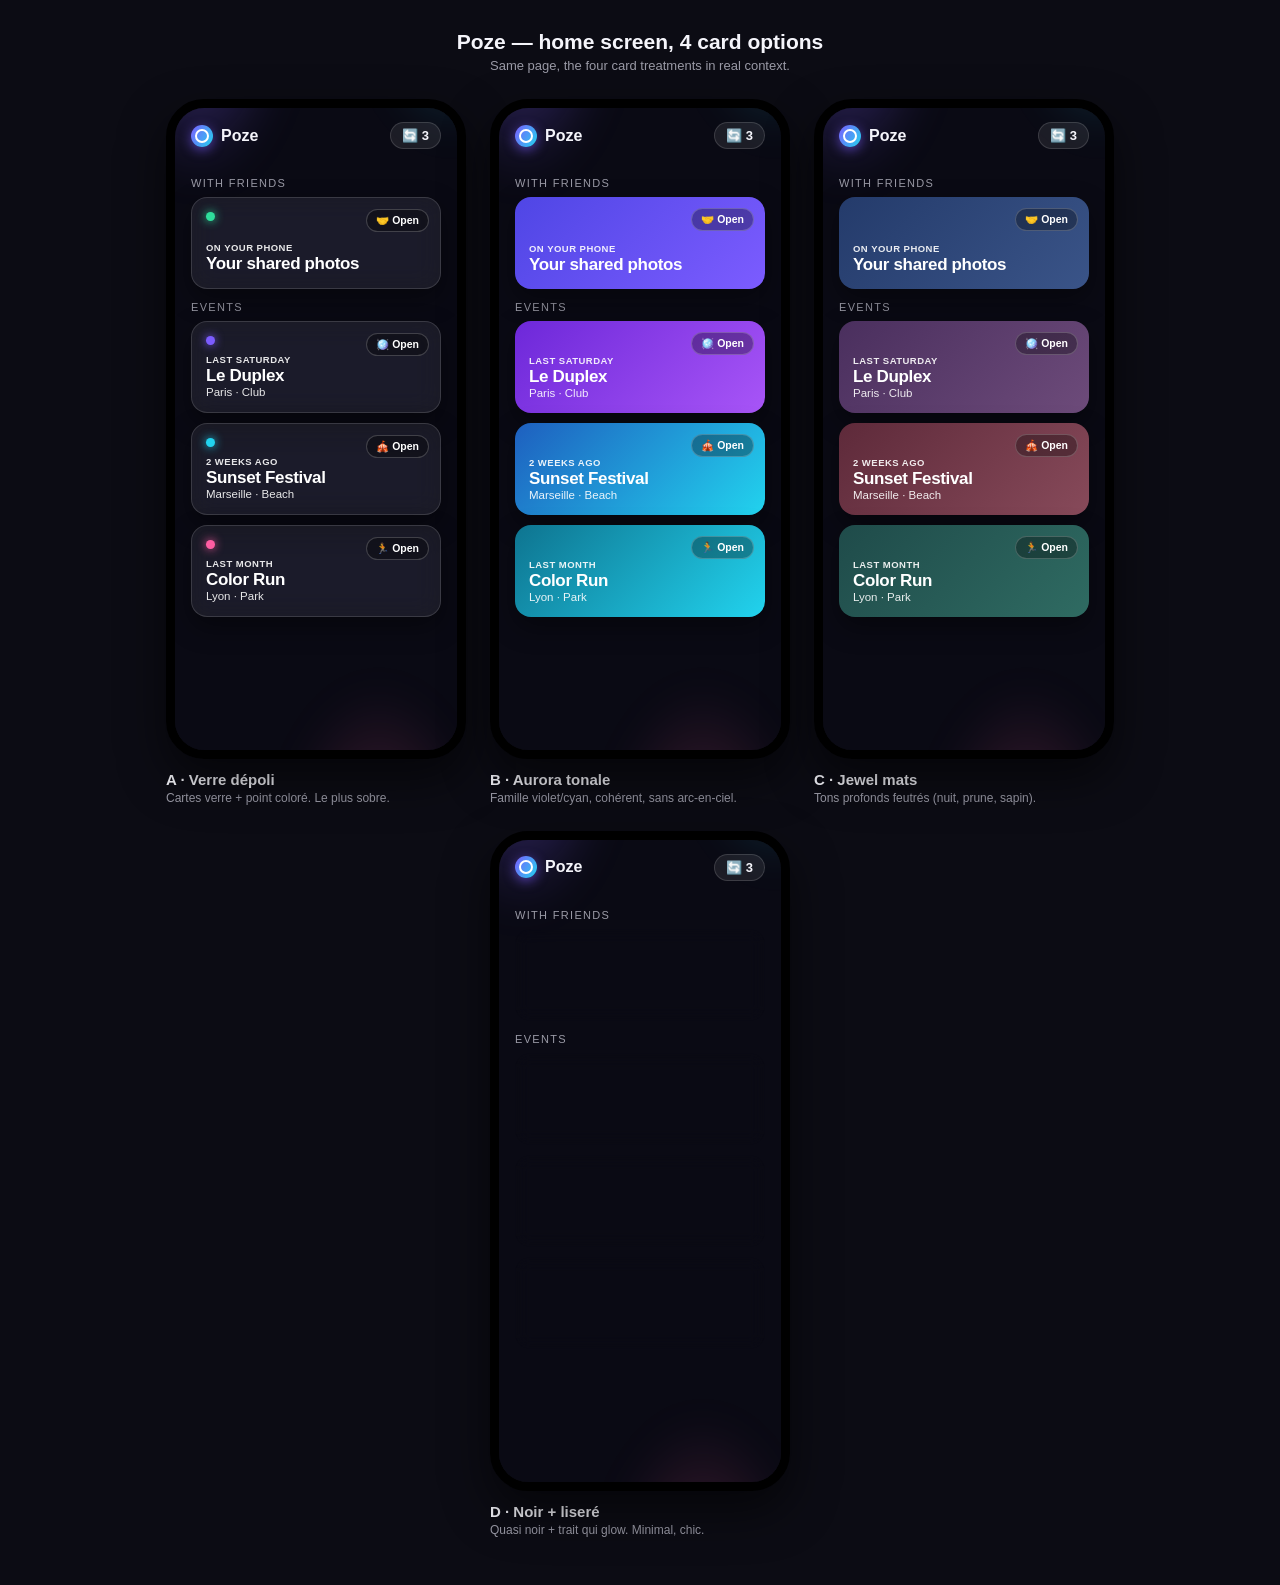
<file: docs/home-options.html>
<!DOCTYPE html>
<html lang="en">
<head>
<meta charset="UTF-8">
<title>Poze — Home, 4 card options</title>
<style>
  *{box-sizing:border-box;margin:0}
  body{background:#0c0c14;color:#f5f5fb;font-family:-apple-system,BlinkMacSystemFont,"Segoe UI",Roboto,Helvetica,Arial,sans-serif;padding:30px 20px 46px}
  h1{font-size:21px;font-weight:800;text-align:center}
  .sub{color:#9a9aa6;text-align:center;font-size:13px;margin:4px 0 26px}
  .row{display:flex;gap:24px;justify-content:center;flex-wrap:wrap;align-items:flex-start}
  .col{width:300px}
  .cap{margin-top:12px}.cap .n{font-weight:800;font-size:15px}.cap .d{color:#9a9aa6;font-size:12px;margin-top:2px;line-height:1.4}
  .phone{width:300px;height:660px;border-radius:38px;border:9px solid #000;overflow:hidden;position:relative;box-shadow:0 20px 46px rgba(0,0,0,.55)}
  .scr{position:absolute;inset:0;background:#0a0a14;overflow:hidden;display:flex;flex-direction:column}
  .scr::before{content:"";position:absolute;inset:-30% -20%;z-index:0;filter:blur(20px);
    background:radial-gradient(38% 30% at 20% 8%,rgba(124,92,255,.5),transparent 60%),
      radial-gradient(34% 26% at 84% 6%,rgba(34,211,238,.4),transparent 60%),
      radial-gradient(42% 34% at 66% 96%,rgba(255,93,162,.32),transparent 62%)}
  .bar{position:relative;z-index:1;display:flex;align-items:center;justify-content:space-between;padding:14px 16px 8px}
  .brand{display:flex;align-items:center;gap:8px;font-weight:800}
  .logo{width:22px;height:22px;border-radius:50%;background:linear-gradient(120deg,#7c5cff,#22d3ee);position:relative;box-shadow:0 3px 12px rgba(124,92,255,.6)}
  .logo::after{content:"";position:absolute;inset:4px;border-radius:50%;border:2px solid #fff}
  .pill{font-size:13px;font-weight:800;padding:5px 11px;border-radius:999px;background:rgba(255,255,255,.08);border:1px solid rgba(255,255,255,.14)}
  .body{position:relative;z-index:1;padding:8px 16px 16px;overflow:auto;flex:1}
  .lbl{font-size:11px;text-transform:uppercase;letter-spacing:.12em;color:#9a9aa6;margin:12px 0 8px}
  .stack{display:flex;flex-direction:column;gap:10px}
  .card{border-radius:16px;padding:14px;min-height:92px;position:relative;display:flex;flex-direction:column;justify-content:flex-end;color:#fff;overflow:hidden;box-shadow:0 10px 26px rgba(0,0,0,.4)}
  .badge{position:absolute;top:11px;right:11px;font-size:10.5px;font-weight:700;padding:4px 9px;border-radius:999px;background:rgba(0,0,0,.32);border:1px solid rgba(255,255,255,.2)}
  .when{font-size:9.5px;font-weight:700;letter-spacing:.05em;text-transform:uppercase;opacity:.9}
  .name{font-size:17px;font-weight:850;letter-spacing:-.02em;margin-top:1px}
  .place{font-size:11.5px;opacity:.9}

  /* A · glass + dot */
  .A .card{background:rgba(255,255,255,.07);border:1px solid rgba(255,255,255,.14);backdrop-filter:saturate(160%) blur(12px)}
  .A .card .dot{position:absolute;top:14px;left:14px;width:9px;height:9px;border-radius:50%}
  .A .g1 .dot{background:#2fdd9b;box-shadow:0 0 10px #2fdd9b}
  .A .g2 .dot{background:#7c5cff;box-shadow:0 0 10px #7c5cff}
  .A .g3 .dot{background:#22d3ee;box-shadow:0 0 10px #22d3ee}
  .A .g4 .dot{background:#ff5da2;box-shadow:0 0 10px #ff5da2}

  /* B · aurora tonale */
  .B .g1{background:linear-gradient(135deg,#4f46e5,#7c5cff)}
  .B .g2{background:linear-gradient(135deg,#6d28d9,#a855f7)}
  .B .g3{background:linear-gradient(135deg,#1e5fbf,#22d3ee)}
  .B .g4{background:linear-gradient(135deg,#0e7490,#22d3ee)}

  /* C · jewel mats */
  .C .g1{background:linear-gradient(135deg,#243b6b,#3a5488)}
  .C .g2{background:linear-gradient(135deg,#4a2f5e,#6d4b7a)}
  .C .g3{background:linear-gradient(135deg,#5e2a3a,#874a5a)}
  .C .g4{background:linear-gradient(135deg,#1f4b4a,#2f6b62)}

  /* D · noir + liseré */
  .D .card{background:linear-gradient(180deg,rgba(255,255,255,.05),rgba(255,255,255,.02));border:1px solid rgba(255,255,255,.1);backdrop-filter:blur(8px);padding-left:20px}
  .D .card::before{content:"";position:absolute;left:0;top:12px;bottom:12px;width:4px;border-radius:3px}
  .D .g1::before{background:#2fdd9b;box-shadow:0 0 12px #2fdd9b}
  .D .g2::before{background:#7c5cff;box-shadow:0 0 12px #7c5cff}
  .D .g3::before{background:#22d3ee;box-shadow:0 0 12px #22d3ee}
  .D .g4::before{background:#ff5da2;box-shadow:0 0 12px #ff5da2}
</style>
</head>
<body>
  <h1>Poze — home screen, 4 card options</h1>
  <div class="sub">Same page, the four card treatments in real context.</div>
  <div class="row" id="row"></div>
<script>
  const opts=[
    ['A','A · Verre dépoli','Cartes verre + point coloré. Le plus sobre.'],
    ['B','B · Aurora tonale','Famille violet/cyan, cohérent, sans arc-en-ciel.'],
    ['C','C · Jewel mats','Tons profonds feutrés (nuit, prune, sapin).'],
    ['D','D · Noir + liseré','Quasi noir + trait qui glow. Minimal, chic.'],
  ];
  const cards=`
    <div class="lbl">With friends</div>
    <div class="stack">
      <div class="card g1"><span class="dot"></span><span class="badge">🤝 Open</span><span class="when">On your phone</span><span class="name">Your shared photos</span></div>
    </div>
    <div class="lbl">Events</div>
    <div class="stack">
      <div class="card g2"><span class="dot"></span><span class="badge">🪩 Open</span><span class="when">Last Saturday</span><span class="name">Le Duplex</span><span class="place">Paris · Club</span></div>
      <div class="card g3"><span class="dot"></span><span class="badge">🎪 Open</span><span class="when">2 weeks ago</span><span class="name">Sunset Festival</span><span class="place">Marseille · Beach</span></div>
      <div class="card g4"><span class="dot"></span><span class="badge">🏃 Open</span><span class="when">Last month</span><span class="name">Color Run</span><span class="place">Lyon · Park</span></div>
    </div>`;
  document.getElementById('row').innerHTML = opts.map(([c,n,d])=>`
    <div class="col ${c}">
      <div class="phone"><div class="scr">
        <div class="bar"><span class="brand"><span class="logo"></span>Poze</span><span class="pill">🔄 3</span></div>
        <div class="body">${cards}</div>
      </div></div>
      <div class="cap"><div class="n">${n}</div><div class="d">${d}</div></div>
    </div>`).join('');
</script>
</body>
</html>
</file>
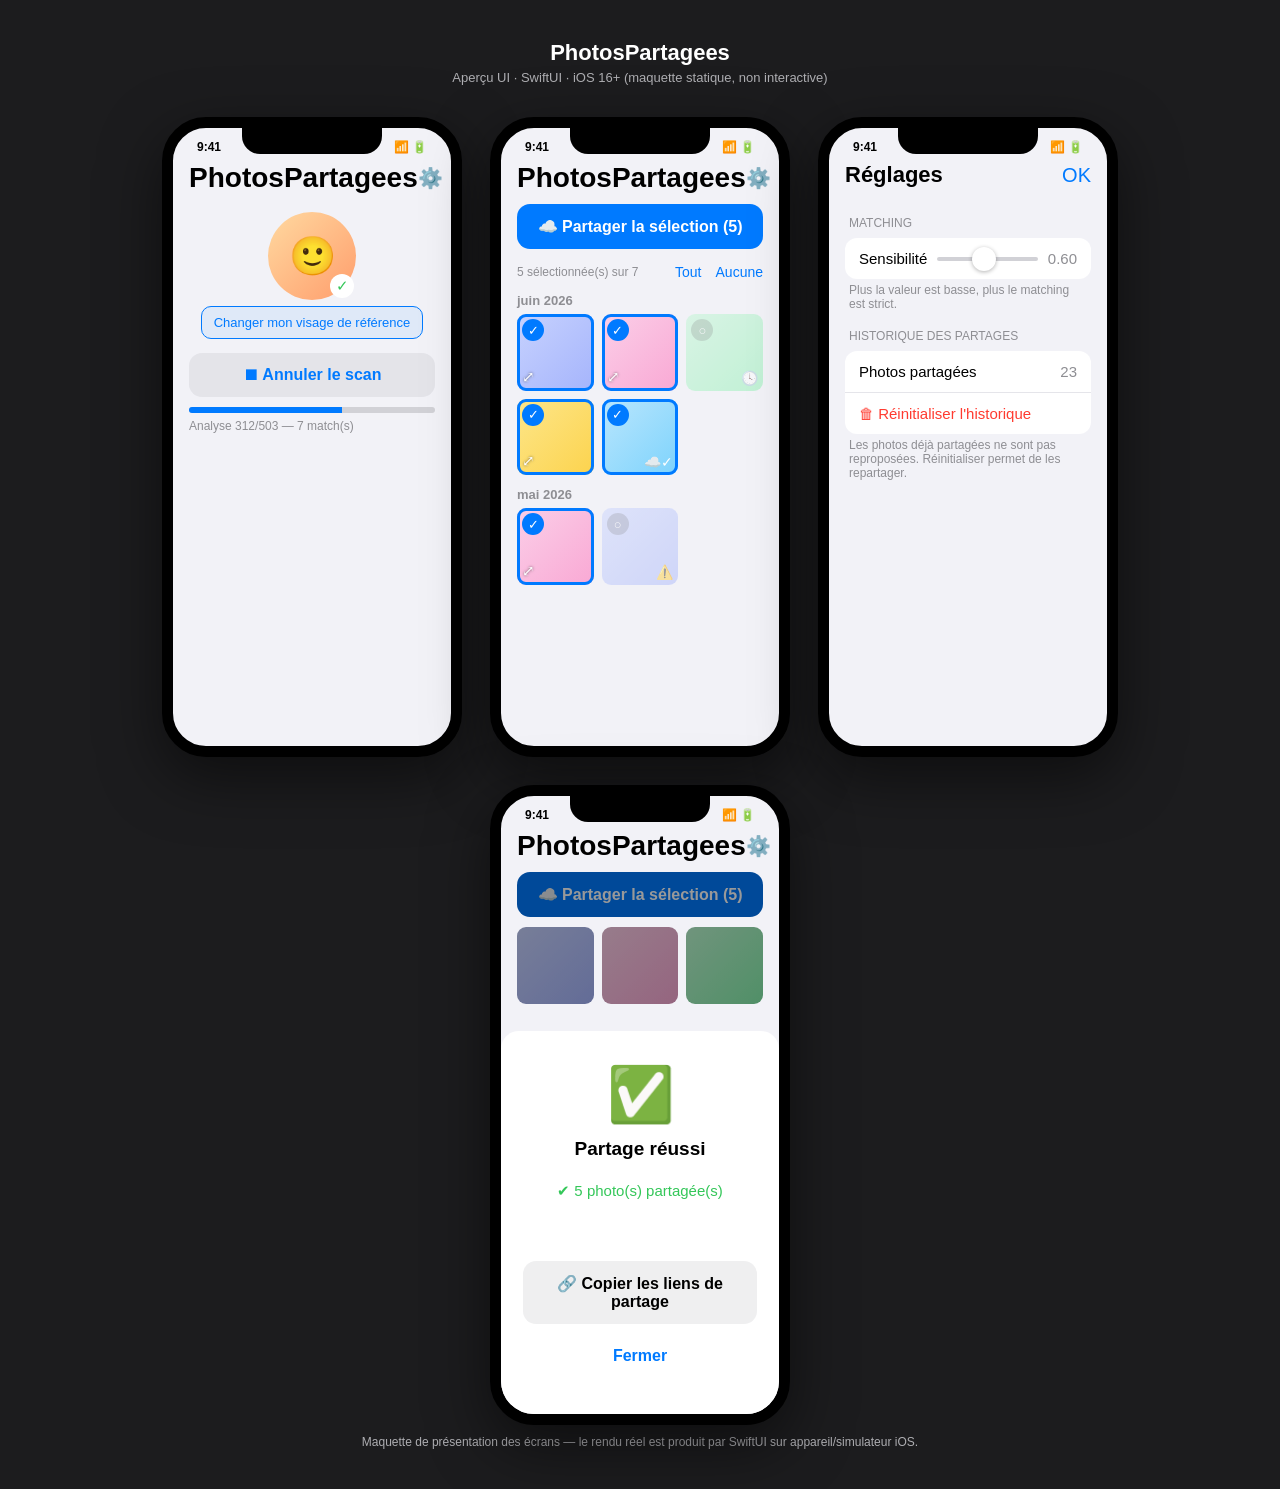
<file: docs/mockup.html>
<!DOCTYPE html>
<html lang="fr">
<head>
<meta charset="UTF-8">
<meta name="viewport" content="width=device-width, initial-scale=1.0">
<title>PhotosPartagees — Aperçu UI</title>
<style>
  :root{
    --bg:#f2f2f7; --card:#fff; --sep:#e5e5ea; --label:#000; --sec:#8e8e93;
    --accent:#007aff; --green:#34c759; --red:#ff3b30; --orange:#ff9500;
  }
  *{box-sizing:border-box;-webkit-font-smoothing:antialiased}
  body{
    margin:0;padding:40px 20px;background:#1c1c1e;
    font-family:-apple-system,BlinkMacSystemFont,"Segoe UI",Roboto,Helvetica,Arial,sans-serif;
    color:#fff;
  }
  h1{font-size:22px;font-weight:700;text-align:center;margin:0 0 4px}
  .sub{text-align:center;color:#aeaeb2;font-size:13px;margin-bottom:32px}
  .row{display:flex;gap:28px;justify-content:center;flex-wrap:wrap}
  .phone{
    width:300px;height:640px;background:var(--bg);border-radius:44px;
    border:11px solid #000;box-shadow:0 20px 60px rgba(0,0,0,.5);
    overflow:hidden;position:relative;display:flex;flex-direction:column;
  }
  .notch{position:absolute;top:0;left:50%;transform:translateX(-50%);
    width:140px;height:26px;background:#000;border-radius:0 0 18px 18px;z-index:10}
  .status{display:flex;justify-content:space-between;padding:12px 24px 4px;font-size:12px;font-weight:600;color:#000}
  .nav{display:flex;align-items:center;justify-content:space-between;padding:4px 16px 10px}
  .nav .title{font-size:28px;font-weight:700;color:#000}
  .nav .gear{font-size:20px;color:var(--accent)}
  .body{flex:1;overflow:auto;padding:0 16px 16px}
  .label{color:var(--label)} .sec{color:var(--sec)}
  /* reference face */
  .face{width:88px;height:88px;border-radius:50%;margin:8px auto 6px;
    background:linear-gradient(135deg,#ffd9a0,#ff9d6c);position:relative;
    display:flex;align-items:center;justify-content:center;font-size:38px}
  .check{position:absolute;right:2px;bottom:2px;width:24px;height:24px;border-radius:50%;
    background:#fff;color:var(--green);display:flex;align-items:center;justify-content:center;font-size:15px}
  .pill{display:block;margin:0 auto 14px;border:1px solid var(--accent);color:var(--accent);
    background:rgba(0,122,255,.08);border-radius:10px;padding:8px 12px;font-size:13px;text-align:center;width:fit-content}
  .btn{display:block;width:100%;border:none;border-radius:13px;padding:13px;font-size:16px;font-weight:600;margin-bottom:10px;text-align:center}
  .btn-primary{background:var(--accent);color:#fff}
  .btn-bordered{background:rgba(120,120,128,.12);color:var(--accent)}
  .progress{height:6px;border-radius:3px;background:#d1d1d6;overflow:hidden;margin:6px 0}
  .progress>i{display:block;height:100%;width:62%;background:var(--accent)}
  .small{font-size:12px;color:var(--sec)}
  .toolbar{display:flex;justify-content:space-between;align-items:center;margin:14px 0 8px}
  .toolbar a{color:var(--accent);font-size:14px;text-decoration:none;margin-left:14px}
  .month{font-size:13px;font-weight:600;color:var(--sec);margin:12px 0 6px}
  .grid{display:grid;grid-template-columns:repeat(3,1fr);gap:8px}
  .thumb{position:relative;aspect-ratio:1;border-radius:9px;overflow:hidden}
  .thumb img,.thumb .ph{width:100%;height:100%;object-fit:cover;display:block}
  .ph{background:linear-gradient(135deg,#c7d2fe,#a5b4fc)}
  .ph.b{background:linear-gradient(135deg,#fbcfe8,#f9a8d4)}
  .ph.c{background:linear-gradient(135deg,#bbf7d0,#86efac)}
  .ph.d{background:linear-gradient(135deg,#fde68a,#fcd34d)}
  .ph.e{background:linear-gradient(135deg,#bae6fd,#7dd3fc)}
  .selbadge{position:absolute;top:5px;left:5px;width:22px;height:22px;border-radius:50%;
    display:flex;align-items:center;justify-content:center;font-size:13px;background:rgba(0,0,0,.25);color:#fff}
  .selbadge.on{background:var(--accent);color:#fff}
  .thumb.off{opacity:.45}
  .thumb.sel{outline:3px solid var(--accent);outline-offset:-3px}
  .up{position:absolute;bottom:5px;right:5px;font-size:14px}
  .expand{position:absolute;bottom:5px;left:5px;font-size:15px;color:#fff;text-shadow:0 0 3px rgba(0,0,0,.6)}
  /* settings */
  .group{background:var(--card);border-radius:12px;margin:8px 0 4px;overflow:hidden}
  .item{display:flex;justify-content:space-between;align-items:center;padding:12px 14px;border-bottom:1px solid var(--sep);font-size:15px;color:#000}
  .item:last-child{border-bottom:none}
  .ghead{font-size:12px;color:var(--sec);text-transform:uppercase;margin:18px 4px 2px}
  .gfoot{font-size:12px;color:var(--sec);margin:4px 4px 0}
  .slider{height:4px;background:#d1d1d6;border-radius:2px;position:relative;flex:1;margin:0 10px}
  .slider>i{position:absolute;left:46%;top:50%;transform:translate(-50%,-50%);width:24px;height:24px;border-radius:50%;background:#fff;box-shadow:0 1px 4px rgba(0,0,0,.3)}
  .destructive{color:var(--red)}
  /* summary sheet */
  .sheet{position:absolute;left:0;right:0;bottom:0;height:62%;background:#fff;border-radius:18px 18px 0 0;
    padding:26px 22px;display:flex;flex-direction:column;align-items:center;color:#000}
  .seal{font-size:54px;color:var(--green);margin:6px 0 12px}
  .sheet h2{font-size:19px;margin:0 0 18px;text-align:center}
  .sumrow{display:flex;align-items:center;gap:8px;font-size:15px;margin:4px 0}
  .grow{flex:1}
  .caption{font-size:12px;color:#aeaeb2;text-align:center;margin-top:10px}
</style>
</head>
<body>
  <h1>PhotosPartagees</h1>
  <div class="sub">Aperçu UI · SwiftUI · iOS 16+ (maquette statique, non interactive)</div>

  <div class="row">

    <!-- 1. SCAN EN COURS -->
    <div class="phone">
      <div class="notch"></div>
      <div class="status"><span>9:41</span><span>📶 🔋</span></div>
      <div class="nav"><span class="title">PhotosPartagees</span><span class="gear">⚙️</span></div>
      <div class="body">
        <div class="face">🙂<div class="check">✓</div></div>
        <div class="pill">Changer mon visage de référence</div>
        <button class="btn btn-bordered">⏹ Annuler le scan</button>
        <div class="progress"><i></i></div>
        <div class="small">Analyse 312/503 — 7 match(s)</div>
      </div>
    </div>

    <!-- 2. RESULTATS / SELECTION -->
    <div class="phone">
      <div class="notch"></div>
      <div class="status"><span>9:41</span><span>📶 🔋</span></div>
      <div class="nav"><span class="title">PhotosPartagees</span><span class="gear">⚙️</span></div>
      <div class="body">
        <button class="btn btn-primary">☁️ Partager la sélection (5)</button>
        <div class="toolbar">
          <span class="small">5 sélectionnée(s) sur 7</span>
          <span><a href="#">Tout</a><a href="#">Aucune</a></span>
        </div>
        <div class="month">juin 2026</div>
        <div class="grid">
          <div class="thumb sel"><div class="ph"></div><div class="selbadge on">✓</div><div class="expand">⤢</div></div>
          <div class="thumb sel"><div class="ph b"></div><div class="selbadge on">✓</div><div class="expand">⤢</div></div>
          <div class="thumb off"><div class="ph c"></div><div class="selbadge">○</div><div class="up">🕓</div></div>
          <div class="thumb sel"><div class="ph d"></div><div class="selbadge on">✓</div><div class="expand">⤢</div></div>
          <div class="thumb sel"><div class="ph e"></div><div class="selbadge on">✓</div><div class="up">☁️✓</div></div>
        </div>
        <div class="month">mai 2026</div>
        <div class="grid">
          <div class="thumb sel"><div class="ph b"></div><div class="selbadge on">✓</div><div class="expand">⤢</div></div>
          <div class="thumb off"><div class="ph"></div><div class="selbadge">○</div><div class="up" style="color:#ff3b30">⚠️</div></div>
        </div>
      </div>
    </div>

    <!-- 3. REGLAGES -->
    <div class="phone">
      <div class="notch"></div>
      <div class="status" style="color:#000"><span>9:41</span><span>📶 🔋</span></div>
      <div class="nav"><span class="title" style="font-size:22px">Réglages</span><span class="gear">OK</span></div>
      <div class="body">
        <div class="ghead">Matching</div>
        <div class="group">
          <div class="item">
            <span>Sensibilité</span>
            <span class="slider"><i></i></span>
            <span class="sec">0.60</span>
          </div>
        </div>
        <div class="gfoot">Plus la valeur est basse, plus le matching est strict.</div>

        <div class="ghead">Historique des partages</div>
        <div class="group">
          <div class="item"><span>Photos partagées</span><span class="sec">23</span></div>
          <div class="item destructive"><span>🗑 Réinitialiser l'historique</span></div>
        </div>
        <div class="gfoot">Les photos déjà partagées ne sont pas reproposées. Réinitialiser permet de les repartager.</div>
      </div>
    </div>

    <!-- 4. RECAP -->
    <div class="phone">
      <div class="notch"></div>
      <div class="status"><span>9:41</span><span>📶 🔋</span></div>
      <div class="nav"><span class="title">PhotosPartagees</span><span class="gear">⚙️</span></div>
      <div class="body" style="filter:brightness(.6)">
        <button class="btn btn-primary">☁️ Partager la sélection (5)</button>
        <div class="grid"><div class="thumb"><div class="ph"></div></div><div class="thumb"><div class="ph b"></div></div><div class="thumb"><div class="ph c"></div></div></div>
      </div>
      <div class="sheet">
        <div class="seal">✅</div>
        <h2>Partage réussi</h2>
        <div class="sumrow" style="color:var(--green)">✔ 5 photo(s) partagée(s)</div>
        <div class="grow"></div>
        <button class="btn btn-bordered" style="color:#000;background:rgba(120,120,128,.12)">🔗 Copier les liens de partage</button>
        <button class="btn" style="background:none;color:var(--accent)">Fermer</button>
      </div>
    </div>

  </div>
  <div class="caption">Maquette de présentation des écrans — le rendu réel est produit par SwiftUI sur appareil/simulateur iOS.</div>
</body>
</html>
</file>
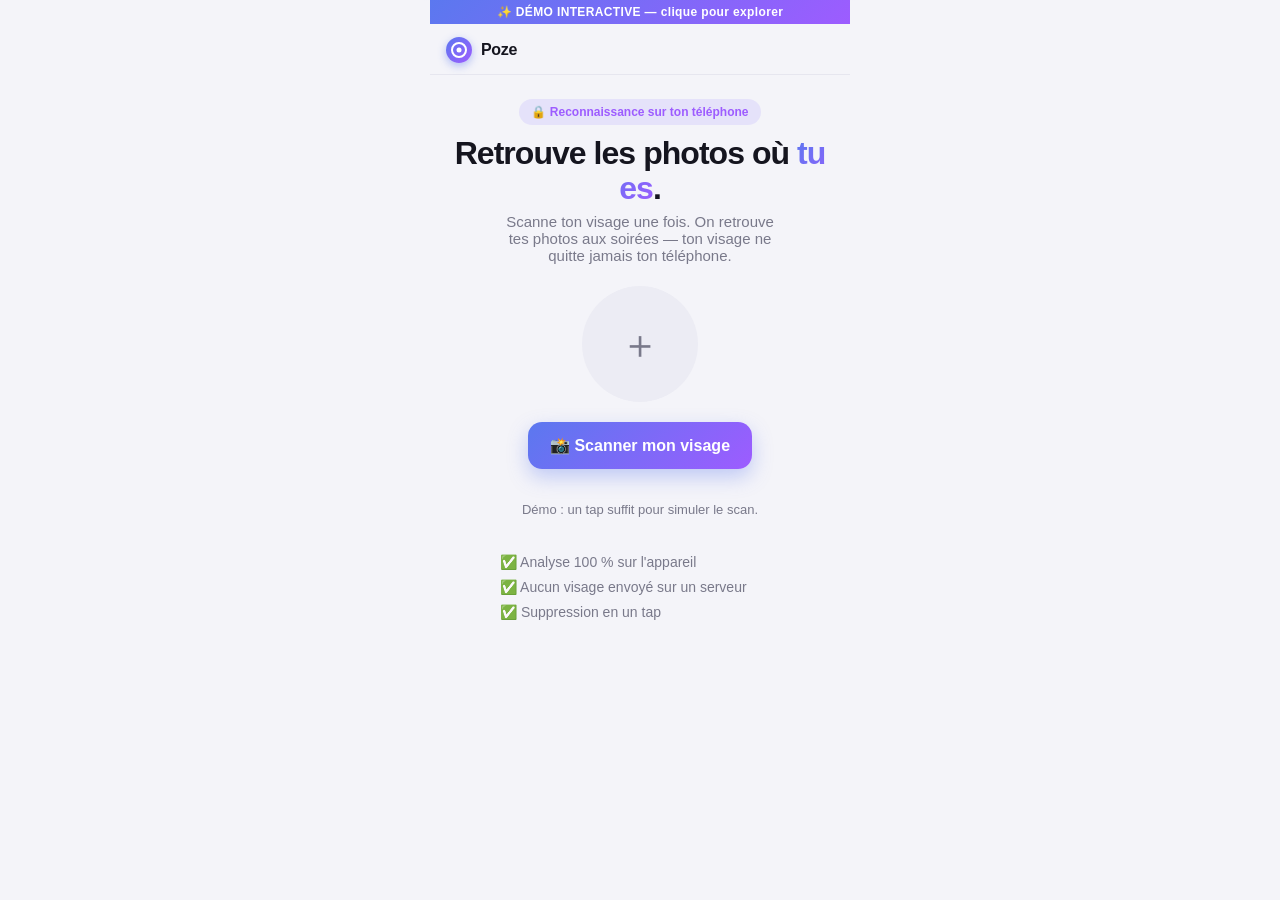
<file: docs/poze-demo.html>
<!DOCTYPE html>
<html lang="fr">
<head>
<meta charset="UTF-8">
<meta name="viewport" content="width=device-width, initial-scale=1.0, viewport-fit=cover">
<title>Poze — Démo</title>
<style>
  :root{
    --paper:#f4f4f9;--paper2:#ececf4;--card:#fff;--ink:#15151f;--muted:#79798a;--line:#e6e6ef;
    --a1:#5b78ef;--a2:#9d5cff;--grad:linear-gradient(135deg,#5b78ef,#9d5cff);
    --money:#12a074;--danger:#e0384a;--shadow:0 10px 30px rgba(40,40,90,.09);
  }
  @media (prefers-color-scheme:dark){:root{
    --paper:#07070d;--paper2:#12121b;--card:#15151f;--ink:#f2f2f8;--muted:#9494a6;--line:#26262f;
    --money:#2fdd9b;--danger:#ff6072;--shadow:0 12px 34px rgba(0,0,0,.55);
  }}
  *{box-sizing:border-box;-webkit-tap-highlight-color:transparent}
  html,body{margin:0}
  body{background:radial-gradient(1000px 420px at 50% -240px,rgba(122,100,255,.16),transparent 62%),var(--paper);
    color:var(--ink);min-height:100vh;font-family:-apple-system,BlinkMacSystemFont,"Segoe UI",Roboto,Helvetica,Arial,sans-serif}
  [hidden]{display:none!important}
  .wrap{max-width:420px;margin:0 auto;position:relative}
  .ribbon{position:sticky;top:0;z-index:9;background:var(--grad);color:#fff;text-align:center;font-size:12px;font-weight:700;padding:5px;letter-spacing:.03em}
  .topbar{position:sticky;top:26px;z-index:6;display:flex;align-items:center;justify-content:space-between;
    padding:11px 16px;border-bottom:1px solid var(--line);background:var(--paper)}
  .brand{display:flex;align-items:center;gap:9px;font-weight:800;letter-spacing:-.02em}
  .logo{width:26px;height:26px;border-radius:50%;background:var(--grad);position:relative;flex:none;box-shadow:0 3px 8px rgba(91,120,239,.45)}
  .logo::after{content:"";position:absolute;inset:5px;border-radius:50%;border:2.5px solid #fff}
  .logo::before{content:"";position:absolute;left:50%;top:50%;width:5px;height:5px;transform:translate(-50%,-50%);border-radius:50%;background:#fff}
  .pill{border:1px solid var(--line);background:var(--card);border-radius:999px;padding:7px 13px;font-weight:800;color:var(--ink);cursor:pointer;box-shadow:var(--shadow)}
  .app{padding:18px 16px 40px}
  .screen{animation:fade .25s ease}
  @keyframes fade{from{opacity:0;transform:translateY(6px)}to{opacity:1;transform:none}}
  .btn{display:block;width:100%;border:none;border-radius:14px;padding:15px;font-size:16px;font-weight:700;text-align:center;cursor:pointer;margin:8px 0}
  .btn-primary{background:var(--grad);color:#fff;box-shadow:0 8px 20px rgba(91,120,239,.35)}
  .btn-bordered{background:var(--paper2);color:var(--a1)}
  .btn-plain{background:none;color:var(--a1)}
  .link{background:none;border:none;color:var(--a1);font-weight:600;font-size:14px;cursor:pointer;padding:0}
  .iconbtn{background:none;border:none;font-size:22px;cursor:pointer;color:var(--muted)}
  .back{background:none;border:none;color:var(--a1);font-weight:600;font-size:15px;padding:0 0 10px;cursor:pointer}
  .hint{color:var(--muted);font-size:13px}.micro{color:var(--muted);font-size:12px;margin:8px 2px 0;text-align:center}
  .g{background:var(--grad);-webkit-background-clip:text;background-clip:text;color:transparent}
  /* onboarding */
  .hero{text-align:center;margin:8px 0 22px}
  .hero-badge{display:inline-block;font-size:12px;font-weight:700;color:var(--a2);background:rgba(122,100,255,.12);padding:6px 12px;border-radius:999px}
  .hero h1{font-size:32px;line-height:1.08;letter-spacing:-.03em;font-weight:850;margin:.35em 0 .25em}
  .hero .sub{color:var(--muted);font-size:15px;max-width:34ch;margin:0 auto}
  .ref{display:flex;flex-direction:column;align-items:center;gap:12px}
  .avatar{width:116px;height:116px;border-radius:50%;background:var(--paper2);display:flex;align-items:center;justify-content:center;font-size:40px;color:var(--muted);background-size:cover;background-position:center;position:relative}
  .avatar.sm{width:46px;height:46px;font-size:20px}
  .avatar.ok::before{content:"";position:absolute;inset:-5px;border-radius:50%;background:var(--grad);z-index:-1}
  .avatar.ok::after{content:"✓";position:absolute;right:2px;bottom:2px;width:30px;height:30px;border-radius:50%;background:var(--money);color:#fff;display:flex;align-items:center;justify-content:center;font-size:16px;box-shadow:0 0 0 3px var(--paper)}
  .ref .btn{width:auto;padding:14px 22px}
  .trust{list-style:none;padding:0;margin:24px auto 0;max-width:280px;display:flex;flex-direction:column;gap:9px;color:var(--muted);font-size:14px}
  /* home */
  .me{display:flex;align-items:center;gap:12px;margin-bottom:22px}
  .me-hi{font-weight:800;font-size:17px}.me-sub{color:var(--muted);font-size:13px}.me .iconbtn{margin-left:auto}
  .sec-title{font-size:14px;text-transform:uppercase;letter-spacing:.09em;color:var(--muted);margin:0 0 12px}
  .event-list{display:flex;flex-direction:column;gap:12px;margin-bottom:22px}
  .event-card{border:none;text-align:left;width:100%;border-radius:18px;overflow:hidden;cursor:pointer;color:#fff;position:relative;padding:20px;min-height:120px;display:flex;flex-direction:column;justify-content:flex-end;box-shadow:var(--shadow)}
  .ev-when{font-size:12px;font-weight:700;opacity:.9;text-transform:uppercase;letter-spacing:.05em}
  .ev-name{font-size:21px;font-weight:850;letter-spacing:-.02em;margin-top:2px}
  .ev-place{font-size:13px;opacity:.92;margin-top:2px}
  .ev-badge{position:absolute;top:14px;right:14px;background:rgba(0,0,0,.28);border-radius:999px;padding:5px 11px;font-size:12px;font-weight:700}
  .card{background:var(--card);border:1px solid var(--line);border-radius:16px;padding:16px 18px;box-shadow:var(--shadow)}
  .tip b{font-size:15px}.tip p{margin:6px 0 0;color:var(--muted);font-size:14px}
  /* event grid */
  .match-head{display:flex;justify-content:space-between;align-items:center;margin:18px 0 10px}
  .grid{display:grid;grid-template-columns:repeat(3,1fr);gap:10px}
  .tile{position:relative;aspect-ratio:1;border-radius:14px;overflow:hidden;cursor:pointer;background:var(--paper2);box-shadow:var(--shadow)}
  .tile img{width:100%;height:100%;object-fit:cover;display:block;transition:filter .35s,transform .35s}
  .tile.locked img{filter:blur(9px) brightness(.82);transform:scale(1.15)}
  .tile .lock{position:absolute;inset:0;display:flex;flex-direction:column;align-items:center;justify-content:center;gap:4px;color:#fff}
  .tile .lock .ic{font-size:20px;filter:drop-shadow(0 1px 3px rgba(0,0,0,.6))}
  .tile .lock .cost{font-size:12px;font-weight:800;background:rgba(0,0,0,.4);padding:3px 9px;border-radius:999px}
  .tile .done{position:absolute;bottom:7px;right:7px;font-size:16px;filter:drop-shadow(0 1px 3px rgba(0,0,0,.6))}
  /* sheets */
  .backdrop{position:absolute;inset:0;z-index:30;background:rgba(0,0,0,.45);display:flex;align-items:flex-end}
  .sheet{background:var(--paper);width:100%;border-radius:22px 22px 0 0;padding:14px 18px 26px;max-height:90%;overflow:auto;animation:up .28s cubic-bezier(.2,.8,.2,1)}
  @keyframes up{from{transform:translateY(100%)}to{transform:translateY(0)}}
  .grab{width:40px;height:5px;border-radius:3px;background:var(--line);margin:2px auto 14px}
  .sheet h3{margin:0 0 12px;font-size:19px;font-weight:800}.sheet h4{font-size:13px;text-transform:uppercase;letter-spacing:.08em;color:var(--muted);margin:20px 0 8px}
  .preview{border-radius:14px;overflow:hidden;margin-bottom:14px;background:var(--paper2)}
  .preview img{width:100%;display:block;max-height:42vh;object-fit:cover}
  .balance{font-size:32px;font-weight:850;text-align:center;margin:6px 0 18px}.balance span{font-size:15px;color:var(--muted);font-weight:600}
  .packs{display:grid;grid-template-columns:repeat(3,1fr);gap:10px}
  .pack{border:1px solid var(--line);background:var(--card);border-radius:14px;padding:16px 8px;cursor:pointer;display:flex;flex-direction:column;gap:4px;box-shadow:var(--shadow)}
  .pack b{font-size:17px}.pack span{font-size:13px;color:var(--muted)}
  .earn{margin-top:8px}.earn b{font-size:14px}.earn p{margin:5px 0 10px;color:var(--muted);font-size:13.5px}
  .history{list-style:none;margin:0;padding:0;display:flex;flex-direction:column;gap:8px}
  .history li{display:flex;justify-content:space-between;font-size:14px;padding:9px 0;border-bottom:1px solid var(--line)}
  .history .amt{font-weight:800}.history .amt.plus{color:var(--money)}.history .amt.minus{color:var(--muted)}
  .recap-cover{border-radius:16px;background:var(--grad);color:#fff;padding:26px 18px;text-align:center;margin-bottom:14px}
  .recap-emoji{font-size:38px}.recap-title{font-size:22px;font-weight:850;margin-top:4px}
  .recap-grid{display:grid;grid-template-columns:repeat(3,1fr);gap:8px;margin-bottom:14px}
  .recap-grid img{width:100%;aspect-ratio:1;object-fit:cover;border-radius:10px;display:block}
  .toast{position:fixed;left:50%;bottom:24px;transform:translateX(-50%);z-index:60;background:var(--ink);color:var(--paper);padding:12px 18px;border-radius:12px;font-size:14px;font-weight:600;box-shadow:0 10px 30px rgba(0,0,0,.35)}
  @media (prefers-reduced-motion:reduce){*{animation:none!important;transition:none!important}}
</style>
</head>
<body>
<div class="wrap">
  <div class="ribbon">✨ DÉMO INTERACTIVE — clique pour explorer</div>
  <header class="topbar">
    <div class="brand"><span class="logo"></span><b>Poze</b></div>
    <button class="pill" id="pill" hidden onclick="openSheet('wallet')">🔄 <span id="bal">0</span></button>
  </header>

  <main class="app">
    <!-- Onboarding -->
    <section class="screen" id="s-onboarding">
      <div class="hero">
        <div class="hero-badge">🔒 Reconnaissance sur ton téléphone</div>
        <h1>Retrouve les photos où <span class="g">tu es</span>.</h1>
        <p class="sub">Scanne ton visage une fois. On retrouve tes photos aux soirées — ton visage ne quitte jamais ton téléphone.</p>
      </div>
      <div class="ref">
        <div class="avatar" id="refAv"><span>＋</span></div>
        <button class="btn btn-primary" onclick="scanFace()">📸 Scanner mon visage</button>
        <p class="hint" id="refStatus">Démo : un tap suffit pour simuler le scan.</p>
      </div>
      <ul class="trust"><li>✅ Analyse 100 % sur l'appareil</li><li>✅ Aucun visage envoyé sur un serveur</li><li>✅ Suppression en un tap</li></ul>
    </section>

    <!-- Home -->
    <section class="screen" id="s-home" hidden>
      <div class="me"><div class="avatar sm" id="meAv"></div><div><div class="me-hi">Salut 👋</div><div class="me-sub">Voici tes events</div></div><button class="iconbtn" onclick="openSheet('menu')">⋯</button></div>
      <h2 class="sec-title">Events</h2>
      <div class="event-list" id="eventList"></div>
      <div class="tip card"><b>💡 Comment ça marche</b><p>Ouvre un event, on floute les photos où tu es. Tu les <b>développes</b> en contribuant — pas en payant.</p></div>
    </section>

    <!-- Event -->
    <section class="screen" id="s-event" hidden>
      <button class="back" onclick="go('home')">‹ Events</button>
      <h2 class="sec-title" id="evTitle">Event</h2>
      <div class="match-head"><span class="hint" id="matchCount"></span><button class="link" onclick="openSheet('recap')">Voir le récap →</button></div>
      <div class="grid" id="grid"></div>
    </section>
  </main>

  <!-- Develop sheet -->
  <div class="backdrop" id="sheet-develop" hidden><div class="sheet">
    <div class="grab"></div>
    <div class="preview"><img id="dvImg" alt=""></div>
    <h3 id="dvTitle">Développer la photo</h3>
    <p class="hint" id="dvDesc" style="text-align:center"></p>
    <button class="btn btn-primary" id="dvConfirm" onclick="developNow()">🎞️ Développer (1 révélation)</button>
    <button class="btn btn-bordered" id="dvDownload" hidden onclick="toast('📥 Téléchargée (démo)')">⬇︎ Télécharger le HD</button>
    <button class="btn btn-plain" onclick="closeSheets()">Fermer</button>
  </div></div>

  <!-- Wallet sheet -->
  <div class="backdrop" id="sheet-wallet" hidden><div class="sheet">
    <div class="grab"></div>
    <h3>Mon troc 🔄</h3>
    <div class="balance">🔄 <b id="wBal">0</b> <span>révélations</span></div>
    <div class="earn card"><b>🤝 Le troc — gagne des révélations</b><p>Ici on n'achète pas : tu <b>développes</b> tes photos en contribuant.</p>
      <button class="btn btn-primary" style="margin-top:4px" onclick="earn(2,'Contribution : partage')">📤 Partager l'event (+2)</button>
      <button class="link" style="display:block;margin-top:12px" onclick="earn(1,'Réciprocité')">Simuler : +1 (quelqu'un a développé ta photo)</button>
    </div>
    <h4>Pas envie de contribuer ? Le raccourci</h4>
    <div class="packs">
      <button class="pack" onclick="earn(10,'Raccourci (4,99 €)')"><b>10</b><span>4,99 €</span></button>
      <button class="pack" onclick="earn(30,'Raccourci (9,99 €)')"><b>30</b><span>9,99 €</span></button>
      <button class="pack" onclick="earn(80,'Raccourci (19,99 €)')"><b>80</b><span>19,99 €</span></button>
    </div>
    <p class="micro">Démo. Le troc reste gratuit ; payer, c'est juste le raccourci.</p>
    <h4>Historique</h4><ul class="history" id="hist"></ul>
    <button class="btn btn-plain" onclick="closeSheets()">Fermer</button>
  </div></div>

  <!-- Recap sheet -->
  <div class="backdrop" id="sheet-recap" hidden><div class="sheet">
    <div class="grab"></div>
    <div class="recap-cover"><div class="recap-emoji">✨</div><div class="recap-title" id="rcTitle">Ta soirée</div></div>
    <div class="recap-grid" id="rcGrid"></div>
    <button class="btn btn-primary" onclick="earn(2,'Partage du récap'); toast('Partagé (+2) 🎉')">📤 Partager mon récap (+2)</button>
    <button class="btn btn-plain" onclick="closeSheets()">Fermer</button>
  </div></div>

  <!-- Menu sheet -->
  <div class="backdrop" id="sheet-menu" hidden><div class="sheet">
    <div class="grab"></div><h3>Menu</h3>
    <div class="card" style="margin-bottom:10px"><b>🔒 Coffre-fort du visage</b><p class="hint" style="margin:6px 0 0">Supprime ton empreinte et tes données en un tap.</p></div>
    <button class="btn btn-bordered" onclick="closeSheets();toast('Démo : données effacées')">🗑️ Supprimer mon visage</button>
    <button class="btn btn-plain" onclick="closeSheets()">Fermer</button>
  </div></div>

  <div class="toast" id="toast" hidden></div>
</div>

<script>
  // ---- Images d'exemple (SVG data-URI, aucune dépendance) ----
  function shot(h1,h2){
    const svg='<svg xmlns="http://www.w3.org/2000/svg" width="300" height="300">'
      +'<defs><linearGradient id="g" x1="0" y1="0" x2="1" y2="1"><stop offset="0" stop-color="'+h1+'"/><stop offset="1" stop-color="'+h2+'"/></linearGradient></defs>'
      +'<rect width="300" height="300" fill="url(#g)"/>'
      +'<circle cx="150" cy="118" r="52" fill="#f3e9dd"/>'
      +'<ellipse cx="150" cy="300" rx="118" ry="120" fill="#f3e9dd"/>'
      +'<circle cx="55" cy="60" r="16" fill="#ffffff" opacity="0.28"/>'
      +'<circle cx="245" cy="90" r="10" fill="#ffffff" opacity="0.35"/>'
      +'<circle cx="250" cy="220" r="20" fill="#ffffff" opacity="0.2"/></svg>';
    return 'data:image/svg+xml;utf8,'+encodeURIComponent(svg);
  }
  const PHOTOS=[
    shot('#5b78ef','#9d5cff'), shot('#ff7a59','#ff4d94'), shot('#12a074','#3ec6ff'),
    shot('#f7b733','#fc4a1a'), shot('#7f53ac','#647dee'), shot('#0ba360','#3cba92')
  ];
  const EVENTS=[
    {id:'duplex',name:'Le Duplex',place:'Paris · Club',when:'Samedi dernier',emoji:'🪩',grad:'linear-gradient(135deg,#5b78ef,#9d5cff)'},
    {id:'sunset',name:'Sunset Festival',place:'Marseille · Plage',when:'Il y a 2 semaines',emoji:'🎪',grad:'linear-gradient(135deg,#ff7a59,#ff4d94)'},
    {id:'run',name:'Color Run',place:'Lyon · Parc',when:'Le mois dernier',emoji:'🏃',grad:'linear-gradient(135deg,#12a074,#3ec6ff)'}
  ];

  const st={reveals:1,unlocked:{},hist:[{t:'Bienvenue 🎉',n:1}],matches:[],ev:null,current:null};
  const $=s=>document.querySelector(s);

  function go(s){document.querySelectorAll('.screen').forEach(x=>x.hidden=true);$('#s-'+s).hidden=false;}
  function openSheet(s){renderWallet();renderRecap();$('#sheet-'+s).hidden=false;}
  function closeSheets(){document.querySelectorAll('.backdrop').forEach(x=>x.hidden=true);}
  let toastT;function toast(m){const t=$('#toast');t.textContent=m;t.hidden=false;clearTimeout(toastT);toastT=setTimeout(()=>t.hidden=true,1900);}
  function renderBal(){$('#bal').textContent=st.reveals;$('#wBal').textContent=st.reveals;}

  function scanFace(){
    $('#refStatus').textContent='Analyse du visage… ✓';
    const av='data:image/svg+xml;utf8,'+encodeURIComponent('<svg xmlns="http://www.w3.org/2000/svg" width="120" height="120"><defs><linearGradient id="g" x1="0" y1="0" x2="1" y2="1"><stop offset="0" stop-color="#ffd9a0"/><stop offset="1" stop-color="#ff9d6c"/></linearGradient></defs><rect width="120" height="120" fill="url(#g)"/><circle cx="60" cy="48" r="24" fill="#f7ede1"/><ellipse cx="60" cy="128" rx="46" ry="46" fill="#f7ede1"/></svg>');
    $('#refAv').style.backgroundImage='url("'+av+'")';$('#refAv').classList.add('ok');$('#refAv').innerHTML='';
    $('#meAv').style.backgroundImage='url("'+av+'")';
    $('#pill').hidden=false;renderBal();
    setTimeout(()=>{toast('Visage enregistré · +1 révélation');go('home');},650);
  }

  function renderEvents(){
    $('#eventList').innerHTML=EVENTS.map(e=>'<button class="event-card" style="background:'+e.grad+'" onclick="openEvent(\''+e.id+'\')"><span class="ev-badge">'+e.emoji+' Ouvrir</span><span class="ev-when">'+e.when+'</span><span class="ev-name">'+e.name+'</span><span class="ev-place">'+e.place+'</span></button>').join('');
  }
  function openEvent(id){
    st.current=EVENTS.find(e=>e.id===id);
    const n=id==='duplex'?5:(id==='sunset'?4:3);
    st.matches=Array.from({length:n},(_,i)=>({id:id+'-'+i,src:PHOTOS[i%PHOTOS.length]}));
    $('#evTitle').textContent=st.current.name;
    $('#matchCount').textContent=n+' photo(s) où tu es';
    renderGrid();go('event');
  }
  function renderGrid(){
    $('#grid').innerHTML=st.matches.map(m=>{
      const u=st.unlocked[m.id];
      return '<div class="tile '+(u?'':'locked')+'" onclick="openDevelop(\''+m.id+'\')"><img src="'+m.src+'">'
        +(u?'<span class="done">✓</span>':'<div class="lock"><span class="ic">🎞️</span><span class="cost">Développer</span></div>')+'</div>';
    }).join('');
  }

  function openDevelop(id){
    st.ev=id;const m=st.matches.find(x=>x.id===id);const u=st.unlocked[id];
    $('#dvImg').src=m.src;
    $('#dvTitle').textContent=u?'Photo développée':'Développer la photo';
    $('#dvDesc').textContent=u?'Elle est à toi — télécharge-la en HD.':'Développer coûte 1 révélation. Tu en as '+st.reveals+'.';
    $('#dvConfirm').hidden=u;$('#dvDownload').hidden=!u;
    $('#sheet-develop').hidden=false;
  }
  function developNow(){
    if(st.reveals<1){toast('Plus de révélation — contribue ou prends le raccourci');closeSheets();openSheet('wallet');return;}
    st.reveals--;st.unlocked[st.ev]=true;st.hist.unshift({t:'Développement',n:-1});
    renderBal();renderGrid();openDevelop(st.ev);toast('Développée ! 🎉');
  }
  function earn(n,label){st.reveals+=n;st.hist.unshift({t:label,n:n});renderBal();renderWallet();toast('+'+n+' révélation'+(n>1?'s':''));}

  function renderWallet(){
    $('#hist').innerHTML=st.hist.slice(0,10).map(x=>'<li><span>'+x.t+'</span><span class="amt '+(x.n>=0?'plus':'minus')+'">'+(x.n>=0?'+':'')+x.n+'</span></li>').join('');
  }
  function renderRecap(){
    const dev=st.matches.filter(m=>st.unlocked[m.id]);const pool=dev.length?dev:st.matches;
    $('#rcTitle').textContent=st.current?st.current.name:'Ta soirée';
    $('#rcGrid').innerHTML=pool.slice(0,9).map(m=>'<img src="'+m.src+'" style="'+(st.unlocked[m.id]?'':'filter:blur(6px)')+'">').join('');
  }

  renderEvents();renderBal();
</script>
</body>
</html>
</file>
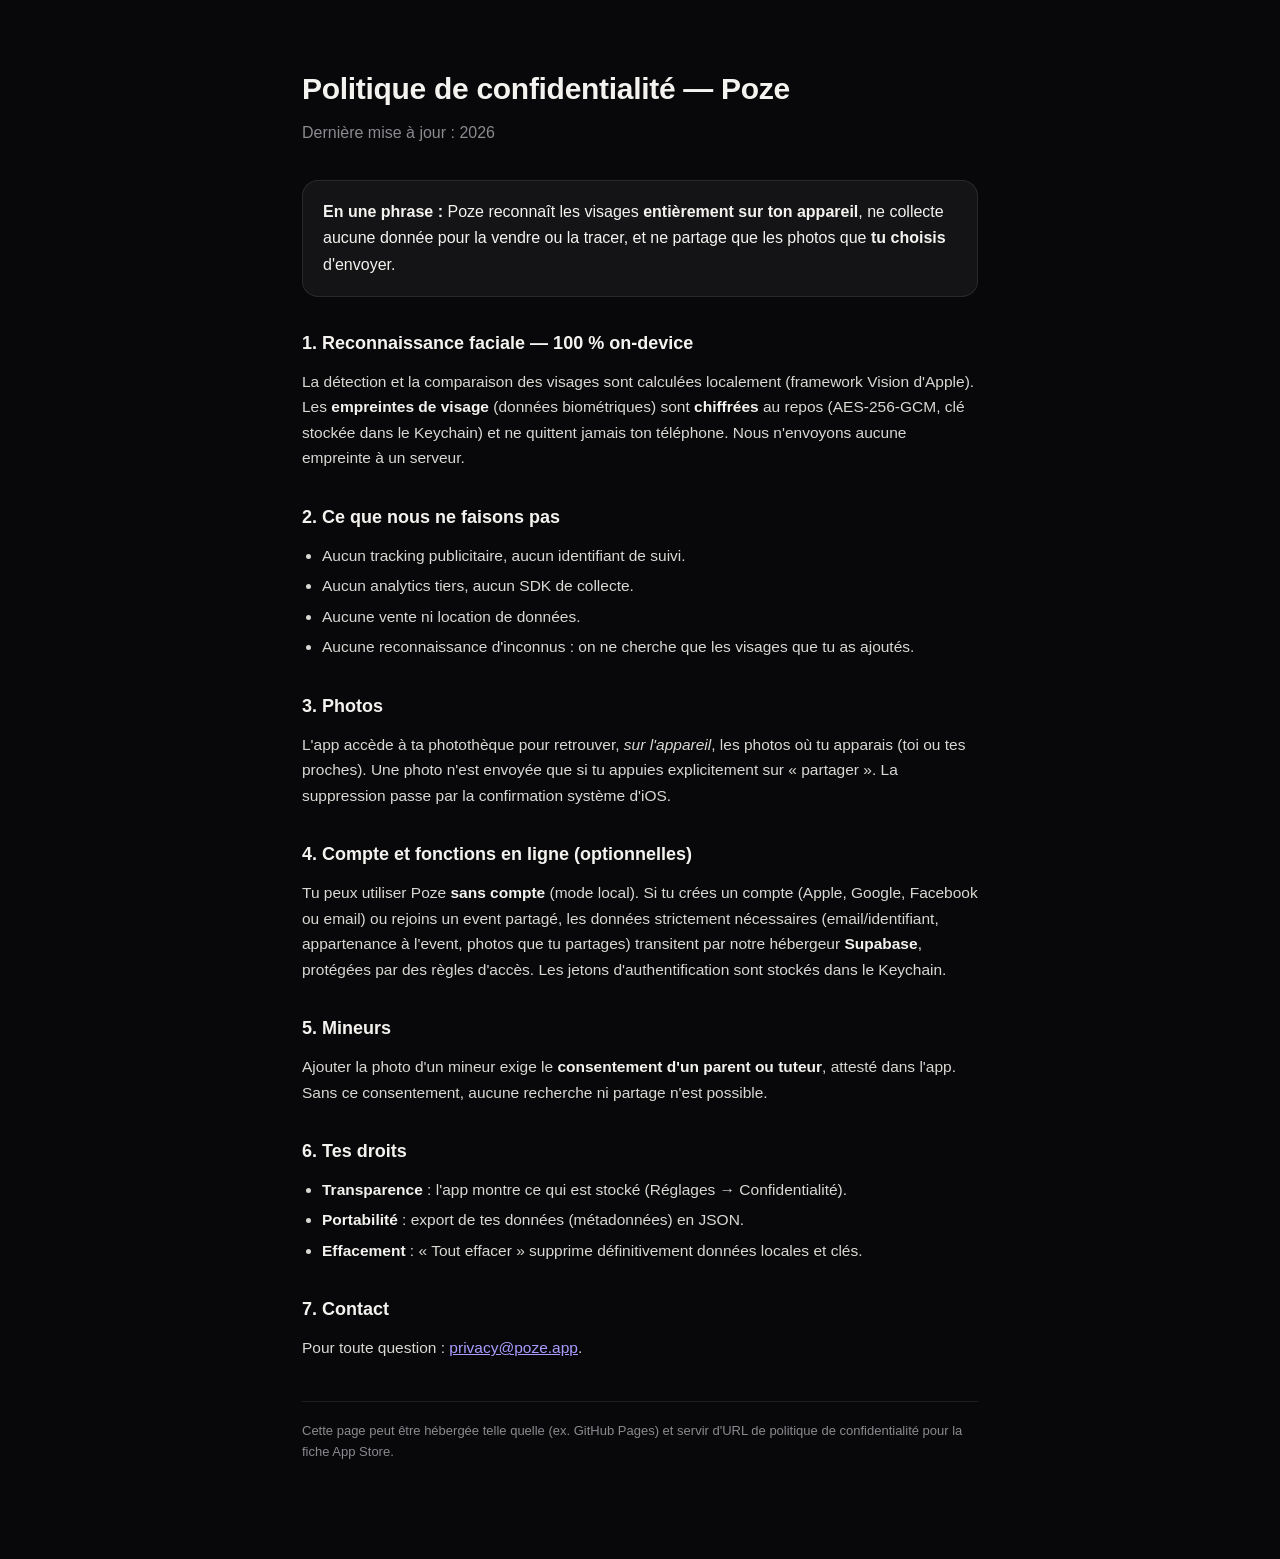
<file: docs/privacy-policy.html>
<!doctype html>
<html lang="fr">
<head>
<meta charset="utf-8">
<meta name="viewport" content="width=device-width, initial-scale=1">
<title>Poze — Politique de confidentialité</title>
<style>
  :root{--bg:#08080a;--surface:#141416;--line:rgba(255,255,255,.09);--txt:#f4f3ef;--muted:#8a8a8f;--accent:#7c5cff}
  *{box-sizing:border-box;margin:0;padding:0}
  body{font-family:-apple-system,BlinkMacSystemFont,"Segoe UI",Roboto,sans-serif;background:var(--bg);color:var(--txt);
    line-height:1.65;-webkit-font-smoothing:antialiased}
  .wrap{max-width:720px;margin:0 auto;padding:64px 22px 96px}
  h1{font-size:30px;font-weight:700;letter-spacing:-.01em;margin-bottom:6px}
  .sub{color:var(--muted);margin-bottom:34px}
  h2{font-size:18px;font-weight:600;margin:32px 0 10px}
  p,li{color:#d9d8d3;font-size:15.5px}
  ul{padding-left:20px;margin:8px 0}
  li{margin:5px 0}
  .card{background:var(--surface);border:1px solid var(--line);border-radius:16px;padding:18px 20px;margin:18px 0}
  strong{color:var(--txt)}
  a{color:#a99cff}
  .foot{color:var(--muted);font-size:13px;margin-top:40px;border-top:1px solid var(--line);padding-top:18px}
</style>
</head>
<body>
<div class="wrap">
  <h1>Politique de confidentialité — Poze</h1>
  <div class="sub">Dernière mise à jour : 2026</div>

  <div class="card">
    <strong>En une phrase :</strong> Poze reconnaît les visages <strong>entièrement sur ton
    appareil</strong>, ne collecte aucune donnée pour la vendre ou la tracer, et ne
    partage que les photos que <strong>tu choisis</strong> d'envoyer.
  </div>

  <h2>1. Reconnaissance faciale — 100 % on-device</h2>
  <p>La détection et la comparaison des visages sont calculées localement (framework
  Vision d'Apple). Les <strong>empreintes de visage</strong> (données biométriques) sont
  <strong>chiffrées</strong> au repos (AES-256-GCM, clé stockée dans le Keychain) et ne
  quittent jamais ton téléphone. Nous n'envoyons aucune empreinte à un serveur.</p>

  <h2>2. Ce que nous ne faisons pas</h2>
  <ul>
    <li>Aucun tracking publicitaire, aucun identifiant de suivi.</li>
    <li>Aucun analytics tiers, aucun SDK de collecte.</li>
    <li>Aucune vente ni location de données.</li>
    <li>Aucune reconnaissance d'inconnus : on ne cherche que les visages que tu as ajoutés.</li>
  </ul>

  <h2>3. Photos</h2>
  <p>L'app accède à ta photothèque pour retrouver, <em>sur l'appareil</em>, les photos où
  tu apparais (toi ou tes proches). Une photo n'est envoyée que si tu appuies
  explicitement sur « partager ». La suppression passe par la confirmation système d'iOS.</p>

  <h2>4. Compte et fonctions en ligne (optionnelles)</h2>
  <p>Tu peux utiliser Poze <strong>sans compte</strong> (mode local). Si tu crées un
  compte (Apple, Google, Facebook ou email) ou rejoins un event partagé, les données
  strictement nécessaires (email/identifiant, appartenance à l'event, photos que tu
  partages) transitent par notre hébergeur <strong>Supabase</strong>, protégées par des
  règles d'accès. Les jetons d'authentification sont stockés dans le Keychain.</p>

  <h2>5. Mineurs</h2>
  <p>Ajouter la photo d'un mineur exige le <strong>consentement d'un parent ou tuteur</strong>,
  attesté dans l'app. Sans ce consentement, aucune recherche ni partage n'est possible.</p>

  <h2>6. Tes droits</h2>
  <ul>
    <li><strong>Transparence</strong> : l'app montre ce qui est stocké (Réglages → Confidentialité).</li>
    <li><strong>Portabilité</strong> : export de tes données (métadonnées) en JSON.</li>
    <li><strong>Effacement</strong> : « Tout effacer » supprime définitivement données locales et clés.</li>
  </ul>

  <h2>7. Contact</h2>
  <p>Pour toute question : <a href="mailto:privacy@poze.app">privacy@poze.app</a>.</p>

  <div class="foot">Cette page peut être hébergée telle quelle (ex. GitHub Pages) et servir
  d'URL de politique de confidentialité pour la fiche App Store.</div>
</div>
</body>
</html>
</file>
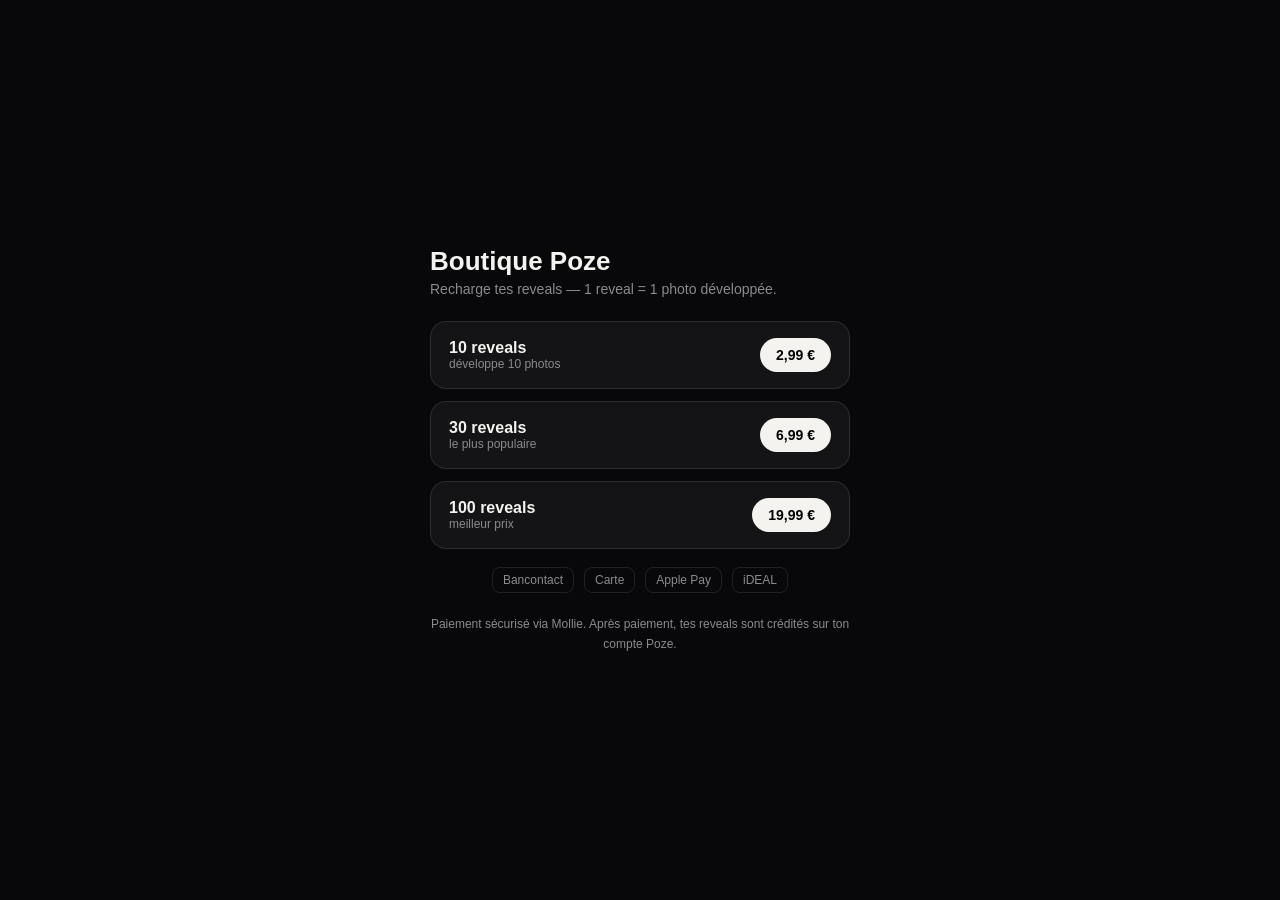
<file: web/checkout.html>
<!doctype html>
<html lang="fr">
<head>
<meta charset="utf-8">
<meta name="viewport" content="width=device-width, initial-scale=1">
<title>Poze — Boutique</title>
<style>
  :root{--bg:#08080a;--surface:#141416;--line:rgba(255,255,255,.10);--txt:#f4f3ef;--muted:#8a8a8f;--accent:#7c5cff}
  *{box-sizing:border-box;margin:0;padding:0;font-family:-apple-system,BlinkMacSystemFont,"Segoe UI",Roboto,sans-serif}
  body{background:var(--bg);color:var(--txt);min-height:100vh;display:flex;align-items:center;justify-content:center;padding:24px}
  .card{width:100%;max-width:420px}
  h1{font-size:26px;font-weight:700;margin-bottom:4px}
  .sub{color:var(--muted);font-size:14px;margin-bottom:24px}
  .pack{display:flex;justify-content:space-between;align-items:center;background:var(--surface);border:1px solid var(--line);
    border-radius:16px;padding:16px 18px;margin-bottom:12px;cursor:pointer}
  .pack:hover{border-color:rgba(255,255,255,.25)}
  .pack .n{font-size:16px;font-weight:600}
  .pack .d{font-size:12px;color:var(--muted)}
  .price{background:var(--txt);color:#000;font-weight:700;padding:9px 16px;border-radius:22px;font-size:14px}
  .methods{display:flex;gap:10px;align-items:center;justify-content:center;color:var(--muted);font-size:12px;margin-top:18px;flex-wrap:wrap}
  .chip{border:1px solid var(--line);border-radius:8px;padding:5px 10px}
  .foot{color:var(--muted);font-size:12px;margin-top:22px;text-align:center;line-height:1.6}
</style>
</head>
<body>
  <div class="card">
    <h1>Boutique Poze</h1>
    <div class="sub">Recharge tes reveals — 1 reveal = 1 photo développée.</div>

    <div class="pack" onclick="buy('reveals10')"><div><div class="n">10 reveals</div><div class="d">développe 10 photos</div></div><div class="price">2,99 €</div></div>
    <div class="pack" onclick="buy('reveals30')"><div><div class="n">30 reveals</div><div class="d">le plus populaire</div></div><div class="price">6,99 €</div></div>
    <div class="pack" onclick="buy('reveals100')"><div><div class="n">100 reveals</div><div class="d">meilleur prix</div></div><div class="price">19,99 €</div></div>

    <div class="methods">
      <span class="chip">Bancontact</span><span class="chip">Carte</span>
      <span class="chip">Apple&nbsp;Pay</span><span class="chip">iDEAL</span>
    </div>
    <div class="foot">Paiement sécurisé via Mollie. Après paiement, tes reveals sont
    crédités sur ton compte Poze.</div>
  </div>

  <script>
    // Appelle la fonction serveur qui crée un paiement Mollie et renvoie l'URL
    // de redirection. Voir backend/functions/create-payment/ et docs/paiements.md.
    async function buy(pack){
      try{
        const res = await fetch('/functions/v1/create-payment', {
          method:'POST', headers:{'Content-Type':'application/json'},
          body: JSON.stringify({ pack })
        });
        const { checkoutUrl } = await res.json();
        if (checkoutUrl) window.location.href = checkoutUrl;
        else alert("Paiement indisponible pour le moment.");
      }catch(e){ alert("Erreur : "+e.message); }
    }
  </script>
</body>
</html>
</file>
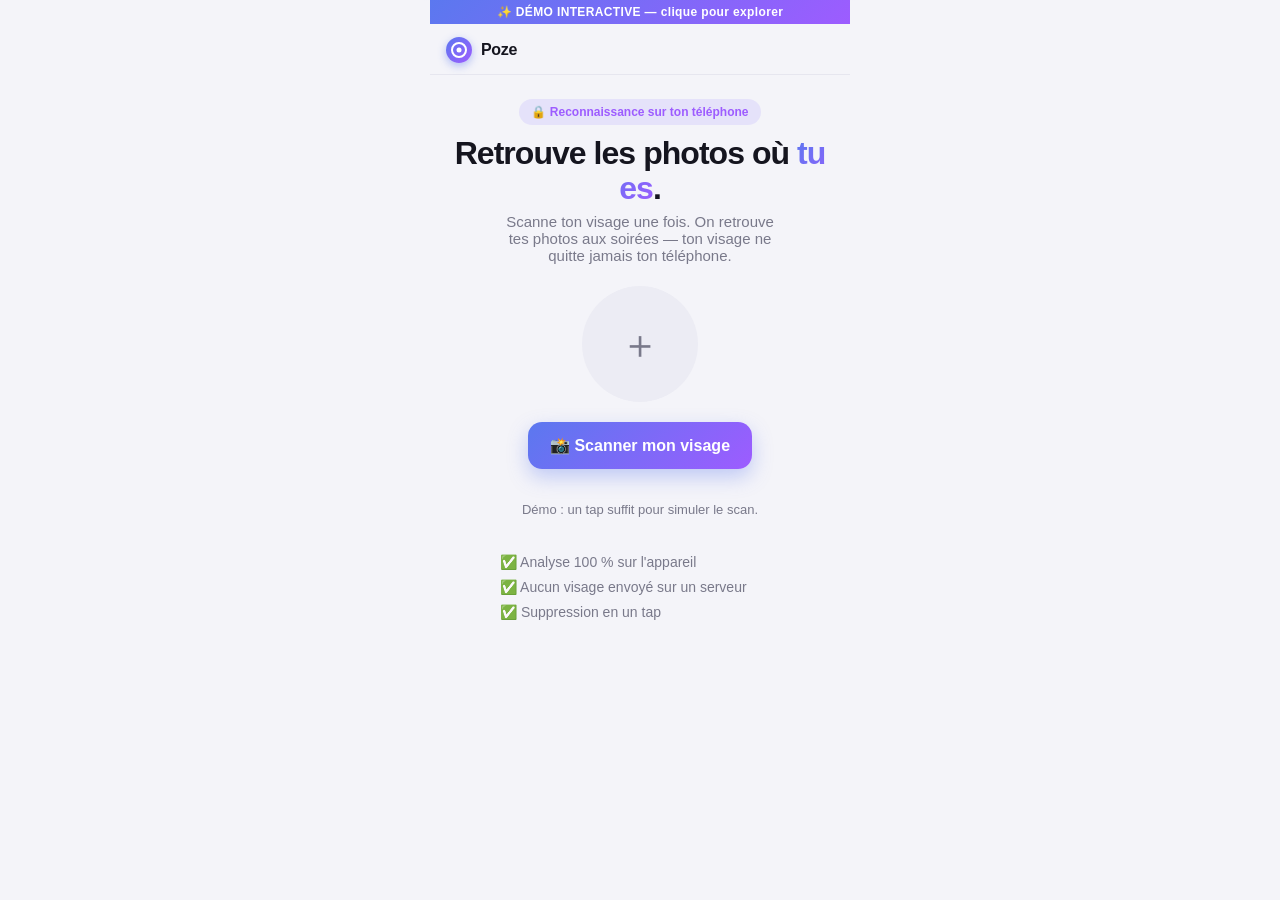
<file: web/demo.html>
<!DOCTYPE html>
<html lang="fr">
<head>
<meta charset="UTF-8">
<meta name="viewport" content="width=device-width, initial-scale=1.0, viewport-fit=cover">
<title>Poze — Démo</title>
<style>
  :root{
    --paper:#f4f4f9;--paper2:#ececf4;--card:#fff;--ink:#15151f;--muted:#79798a;--line:#e6e6ef;
    --a1:#5b78ef;--a2:#9d5cff;--grad:linear-gradient(135deg,#5b78ef,#9d5cff);
    --money:#12a074;--danger:#e0384a;--shadow:0 10px 30px rgba(40,40,90,.09);
  }
  @media (prefers-color-scheme:dark){:root{
    --paper:#07070d;--paper2:#12121b;--card:#15151f;--ink:#f2f2f8;--muted:#9494a6;--line:#26262f;
    --money:#2fdd9b;--danger:#ff6072;--shadow:0 12px 34px rgba(0,0,0,.55);
  }}
  *{box-sizing:border-box;-webkit-tap-highlight-color:transparent}
  html,body{margin:0}
  body{background:radial-gradient(1000px 420px at 50% -240px,rgba(122,100,255,.16),transparent 62%),var(--paper);
    color:var(--ink);min-height:100vh;font-family:-apple-system,BlinkMacSystemFont,"Segoe UI",Roboto,Helvetica,Arial,sans-serif}
  [hidden]{display:none!important}
  .wrap{max-width:420px;margin:0 auto;position:relative}
  .ribbon{position:sticky;top:0;z-index:9;background:var(--grad);color:#fff;text-align:center;font-size:12px;font-weight:700;padding:5px;letter-spacing:.03em}
  .topbar{position:sticky;top:26px;z-index:6;display:flex;align-items:center;justify-content:space-between;
    padding:11px 16px;border-bottom:1px solid var(--line);background:var(--paper)}
  .brand{display:flex;align-items:center;gap:9px;font-weight:800;letter-spacing:-.02em}
  .logo{width:26px;height:26px;border-radius:50%;background:var(--grad);position:relative;flex:none;box-shadow:0 3px 8px rgba(91,120,239,.45)}
  .logo::after{content:"";position:absolute;inset:5px;border-radius:50%;border:2.5px solid #fff}
  .logo::before{content:"";position:absolute;left:50%;top:50%;width:5px;height:5px;transform:translate(-50%,-50%);border-radius:50%;background:#fff}
  .pill{border:1px solid var(--line);background:var(--card);border-radius:999px;padding:7px 13px;font-weight:800;color:var(--ink);cursor:pointer;box-shadow:var(--shadow)}
  .app{padding:18px 16px 40px}
  .screen{animation:fade .25s ease}
  @keyframes fade{from{opacity:0;transform:translateY(6px)}to{opacity:1;transform:none}}
  .btn{display:block;width:100%;border:none;border-radius:14px;padding:15px;font-size:16px;font-weight:700;text-align:center;cursor:pointer;margin:8px 0}
  .btn-primary{background:var(--grad);color:#fff;box-shadow:0 8px 20px rgba(91,120,239,.35)}
  .btn-bordered{background:var(--paper2);color:var(--a1)}
  .btn-plain{background:none;color:var(--a1)}
  .link{background:none;border:none;color:var(--a1);font-weight:600;font-size:14px;cursor:pointer;padding:0}
  .iconbtn{background:none;border:none;font-size:22px;cursor:pointer;color:var(--muted)}
  .back{background:none;border:none;color:var(--a1);font-weight:600;font-size:15px;padding:0 0 10px;cursor:pointer}
  .hint{color:var(--muted);font-size:13px}.micro{color:var(--muted);font-size:12px;margin:8px 2px 0;text-align:center}
  .g{background:var(--grad);-webkit-background-clip:text;background-clip:text;color:transparent}
  /* onboarding */
  .hero{text-align:center;margin:8px 0 22px}
  .hero-badge{display:inline-block;font-size:12px;font-weight:700;color:var(--a2);background:rgba(122,100,255,.12);padding:6px 12px;border-radius:999px}
  .hero h1{font-size:32px;line-height:1.08;letter-spacing:-.03em;font-weight:850;margin:.35em 0 .25em}
  .hero .sub{color:var(--muted);font-size:15px;max-width:34ch;margin:0 auto}
  .ref{display:flex;flex-direction:column;align-items:center;gap:12px}
  .avatar{width:116px;height:116px;border-radius:50%;background:var(--paper2);display:flex;align-items:center;justify-content:center;font-size:40px;color:var(--muted);background-size:cover;background-position:center;position:relative}
  .avatar.sm{width:46px;height:46px;font-size:20px}
  .avatar.ok::before{content:"";position:absolute;inset:-5px;border-radius:50%;background:var(--grad);z-index:-1}
  .avatar.ok::after{content:"✓";position:absolute;right:2px;bottom:2px;width:30px;height:30px;border-radius:50%;background:var(--money);color:#fff;display:flex;align-items:center;justify-content:center;font-size:16px;box-shadow:0 0 0 3px var(--paper)}
  .ref .btn{width:auto;padding:14px 22px}
  .trust{list-style:none;padding:0;margin:24px auto 0;max-width:280px;display:flex;flex-direction:column;gap:9px;color:var(--muted);font-size:14px}
  /* home */
  .me{display:flex;align-items:center;gap:12px;margin-bottom:22px}
  .me-hi{font-weight:800;font-size:17px}.me-sub{color:var(--muted);font-size:13px}.me .iconbtn{margin-left:auto}
  .sec-title{font-size:14px;text-transform:uppercase;letter-spacing:.09em;color:var(--muted);margin:0 0 12px}
  .event-list{display:flex;flex-direction:column;gap:12px;margin-bottom:22px}
  .event-card{border:none;text-align:left;width:100%;border-radius:18px;overflow:hidden;cursor:pointer;color:#fff;position:relative;padding:20px;min-height:120px;display:flex;flex-direction:column;justify-content:flex-end;box-shadow:var(--shadow)}
  .ev-when{font-size:12px;font-weight:700;opacity:.9;text-transform:uppercase;letter-spacing:.05em}
  .ev-name{font-size:21px;font-weight:850;letter-spacing:-.02em;margin-top:2px}
  .ev-place{font-size:13px;opacity:.92;margin-top:2px}
  .ev-badge{position:absolute;top:14px;right:14px;background:rgba(0,0,0,.28);border-radius:999px;padding:5px 11px;font-size:12px;font-weight:700}
  .card{background:var(--card);border:1px solid var(--line);border-radius:16px;padding:16px 18px;box-shadow:var(--shadow)}
  .tip b{font-size:15px}.tip p{margin:6px 0 0;color:var(--muted);font-size:14px}
  /* event grid */
  .match-head{display:flex;justify-content:space-between;align-items:center;margin:18px 0 10px}
  .grid{display:grid;grid-template-columns:repeat(3,1fr);gap:10px}
  .tile{position:relative;aspect-ratio:1;border-radius:14px;overflow:hidden;cursor:pointer;background:var(--paper2);box-shadow:var(--shadow)}
  .tile img{width:100%;height:100%;object-fit:cover;display:block;transition:filter .35s,transform .35s}
  .tile.locked img{filter:blur(9px) brightness(.82);transform:scale(1.15)}
  .tile .lock{position:absolute;inset:0;display:flex;flex-direction:column;align-items:center;justify-content:center;gap:4px;color:#fff}
  .tile .lock .ic{font-size:20px;filter:drop-shadow(0 1px 3px rgba(0,0,0,.6))}
  .tile .lock .cost{font-size:12px;font-weight:800;background:rgba(0,0,0,.4);padding:3px 9px;border-radius:999px}
  .tile .done{position:absolute;bottom:7px;right:7px;font-size:16px;filter:drop-shadow(0 1px 3px rgba(0,0,0,.6))}
  /* sheets */
  .backdrop{position:absolute;inset:0;z-index:30;background:rgba(0,0,0,.45);display:flex;align-items:flex-end}
  .sheet{background:var(--paper);width:100%;border-radius:22px 22px 0 0;padding:14px 18px 26px;max-height:90%;overflow:auto;animation:up .28s cubic-bezier(.2,.8,.2,1)}
  @keyframes up{from{transform:translateY(100%)}to{transform:translateY(0)}}
  .grab{width:40px;height:5px;border-radius:3px;background:var(--line);margin:2px auto 14px}
  .sheet h3{margin:0 0 12px;font-size:19px;font-weight:800}.sheet h4{font-size:13px;text-transform:uppercase;letter-spacing:.08em;color:var(--muted);margin:20px 0 8px}
  .preview{border-radius:14px;overflow:hidden;margin-bottom:14px;background:var(--paper2)}
  .preview img{width:100%;display:block;max-height:42vh;object-fit:cover}
  .balance{font-size:32px;font-weight:850;text-align:center;margin:6px 0 18px}.balance span{font-size:15px;color:var(--muted);font-weight:600}
  .packs{display:grid;grid-template-columns:repeat(3,1fr);gap:10px}
  .pack{border:1px solid var(--line);background:var(--card);border-radius:14px;padding:16px 8px;cursor:pointer;display:flex;flex-direction:column;gap:4px;box-shadow:var(--shadow)}
  .pack b{font-size:17px}.pack span{font-size:13px;color:var(--muted)}
  .earn{margin-top:8px}.earn b{font-size:14px}.earn p{margin:5px 0 10px;color:var(--muted);font-size:13.5px}
  .history{list-style:none;margin:0;padding:0;display:flex;flex-direction:column;gap:8px}
  .history li{display:flex;justify-content:space-between;font-size:14px;padding:9px 0;border-bottom:1px solid var(--line)}
  .history .amt{font-weight:800}.history .amt.plus{color:var(--money)}.history .amt.minus{color:var(--muted)}
  .recap-cover{border-radius:16px;background:var(--grad);color:#fff;padding:26px 18px;text-align:center;margin-bottom:14px}
  .recap-emoji{font-size:38px}.recap-title{font-size:22px;font-weight:850;margin-top:4px}
  .recap-grid{display:grid;grid-template-columns:repeat(3,1fr);gap:8px;margin-bottom:14px}
  .recap-grid img{width:100%;aspect-ratio:1;object-fit:cover;border-radius:10px;display:block}
  /* friends */
  .friends-row{display:flex;gap:14px;overflow-x:auto;padding:2px 0 14px}
  .fr{display:flex;flex-direction:column;align-items:center;gap:6px;flex:none;cursor:pointer}
  .fr .av{width:56px;height:56px;border-radius:50%;display:flex;align-items:center;justify-content:center;color:#fff;font-weight:800;font-size:20px;box-shadow:var(--shadow)}
  .fr .av.add{background:var(--paper2);color:var(--muted);border:2px dashed var(--line)}
  .fr .nm{font-size:12px;color:var(--muted)}
  .tile .whos{position:absolute;bottom:7px;left:7px;display:flex}
  .tile .whos .m{width:24px;height:24px;border-radius:50%;display:flex;align-items:center;justify-content:center;color:#fff;font-weight:800;font-size:11px;border:2px solid #fff;margin-right:-9px}
  .toast{position:fixed;left:50%;bottom:24px;transform:translateX(-50%);z-index:60;background:var(--ink);color:var(--paper);padding:12px 18px;border-radius:12px;font-size:14px;font-weight:600;box-shadow:0 10px 30px rgba(0,0,0,.35)}
  @media (prefers-reduced-motion:reduce){*{animation:none!important;transition:none!important}}
</style>
</head>
<body>
<div class="wrap">
  <div class="ribbon">✨ DÉMO INTERACTIVE — clique pour explorer</div>
  <header class="topbar">
    <div class="brand"><span class="logo"></span><b>Poze</b></div>
    <button class="pill" id="pill" hidden onclick="openSheet('wallet')">🔄 <span id="bal">0</span></button>
  </header>

  <main class="app">
    <!-- Onboarding -->
    <section class="screen" id="s-onboarding">
      <div class="hero">
        <div class="hero-badge">🔒 Reconnaissance sur ton téléphone</div>
        <h1>Retrouve les photos où <span class="g">tu es</span>.</h1>
        <p class="sub">Scanne ton visage une fois. On retrouve tes photos aux soirées — ton visage ne quitte jamais ton téléphone.</p>
      </div>
      <div class="ref">
        <div class="avatar" id="refAv"><span>＋</span></div>
        <button class="btn btn-primary" onclick="scanFace()">📸 Scanner mon visage</button>
        <p class="hint" id="refStatus">Démo : un tap suffit pour simuler le scan.</p>
      </div>
      <ul class="trust"><li>✅ Analyse 100 % sur l'appareil</li><li>✅ Aucun visage envoyé sur un serveur</li><li>✅ Suppression en un tap</li></ul>
    </section>

    <!-- Home -->
    <section class="screen" id="s-home" hidden>
      <div class="me"><div class="avatar sm" id="meAv"></div><div><div class="me-hi">Salut 👋</div><div class="me-sub">Retrouve tes photos</div></div><button class="iconbtn" onclick="openSheet('menu')">⋯</button></div>
      <h2 class="sec-title">Entre potes</h2>
      <div class="event-list">
        <button class="event-card" style="background:linear-gradient(135deg,#0ba360,#3cba92)" onclick="go('friends')">
          <span class="ev-badge">🤝 Ouvrir</span>
          <span class="ev-when">Sur ton téléphone</span>
          <span class="ev-name">Vos photos, partagées</span>
          <span class="ev-place">Retrouve les photos de toi &amp; tes amis, et envoie-les-leur</span>
        </button>
      </div>
      <h2 class="sec-title">Events</h2>
      <div class="event-list" id="eventList"></div>
      <div class="tip card"><b>💡 Comment ça marche</b><p>Ouvre un event, on floute les photos où tu es. Tu les <b>développes</b> en contribuant — pas en payant.</p></div>
    </section>

    <!-- Entre potes -->
    <section class="screen" id="s-friends" hidden>
      <button class="back" onclick="go('home')">‹ Accueil</button>
      <h2 class="sec-title">Entre potes 🤝</h2>
      <div class="friends-row" id="friendsRow"></div>
      <button class="btn btn-primary" onclick="importFriends()">📥 Importer mes photos</button>
      <p class="micro">Démo : simule l'analyse de ta pellicule. Rien ne quitte ton téléphone.</p>
      <div class="hint" id="friendsEmpty" style="text-align:center;margin-top:22px">Importe tes photos pour retrouver celles de vous.</div>
      <div class="match-head" id="friendsHead" hidden><span class="hint" id="friendsCount"></span></div>
      <div class="grid" id="friendsGrid"></div>
    </section>

    <!-- Event -->
    <section class="screen" id="s-event" hidden>
      <button class="back" onclick="go('home')">‹ Events</button>
      <h2 class="sec-title" id="evTitle">Event</h2>
      <div class="match-head"><span class="hint" id="matchCount"></span><button class="link" onclick="openSheet('recap')">Voir le récap →</button></div>
      <div class="grid" id="grid"></div>
    </section>
  </main>

  <!-- Develop sheet -->
  <div class="backdrop" id="sheet-develop" hidden><div class="sheet">
    <div class="grab"></div>
    <div class="preview"><img id="dvImg" alt=""></div>
    <h3 id="dvTitle">Développer la photo</h3>
    <p class="hint" id="dvDesc" style="text-align:center"></p>
    <button class="btn btn-primary" id="dvConfirm" onclick="developNow()">🎞️ Développer (1 révélation)</button>
    <button class="btn btn-bordered" id="dvDownload" hidden onclick="toast('📥 Téléchargée (démo)')">⬇︎ Télécharger le HD</button>
    <button class="btn btn-plain" onclick="closeSheets()">Fermer</button>
  </div></div>

  <!-- Wallet sheet -->
  <div class="backdrop" id="sheet-wallet" hidden><div class="sheet">
    <div class="grab"></div>
    <h3>Mon troc 🔄</h3>
    <div class="balance">🔄 <b id="wBal">0</b> <span>révélations</span></div>
    <div class="earn card"><b>🤝 Le troc — gagne des révélations</b><p>Ici on n'achète pas : tu <b>développes</b> tes photos en contribuant.</p>
      <button class="btn btn-primary" style="margin-top:4px" onclick="earn(2,'Contribution : partage')">📤 Partager l'event (+2)</button>
      <button class="link" style="display:block;margin-top:12px" onclick="earn(1,'Réciprocité')">Simuler : +1 (quelqu'un a développé ta photo)</button>
    </div>
    <h4>Pas envie de contribuer ? Le raccourci</h4>
    <div class="packs">
      <button class="pack" onclick="earn(10,'Raccourci (4,99 €)')"><b>10</b><span>4,99 €</span></button>
      <button class="pack" onclick="earn(30,'Raccourci (9,99 €)')"><b>30</b><span>9,99 €</span></button>
      <button class="pack" onclick="earn(80,'Raccourci (19,99 €)')"><b>80</b><span>19,99 €</span></button>
    </div>
    <p class="micro">Démo. Le troc reste gratuit ; payer, c'est juste le raccourci.</p>
    <h4>Historique</h4><ul class="history" id="hist"></ul>
    <button class="btn btn-plain" onclick="closeSheets()">Fermer</button>
  </div></div>

  <!-- Recap sheet -->
  <div class="backdrop" id="sheet-recap" hidden><div class="sheet">
    <div class="grab"></div>
    <div class="recap-cover"><div class="recap-emoji">✨</div><div class="recap-title" id="rcTitle">Ta soirée</div></div>
    <div class="recap-grid" id="rcGrid"></div>
    <button class="btn btn-primary" onclick="earn(2,'Partage du récap'); toast('Partagé (+2) 🎉')">📤 Partager mon récap (+2)</button>
    <button class="btn btn-plain" onclick="closeSheets()">Fermer</button>
  </div></div>

  <!-- Share (entre potes) sheet -->
  <div class="backdrop" id="sheet-share" hidden><div class="sheet">
    <div class="grab"></div>
    <div class="preview"><img id="shImg" alt=""></div>
    <h3>Partager cette photo</h3>
    <p class="hint" id="shWho" style="text-align:center"></p>
    <div id="shBtns"></div>
    <button class="btn btn-plain" onclick="closeSheets()">Fermer</button>
  </div></div>

  <!-- Menu sheet -->
  <div class="backdrop" id="sheet-menu" hidden><div class="sheet">
    <div class="grab"></div><h3>Menu</h3>
    <div class="card" style="margin-bottom:10px"><b>🔒 Coffre-fort du visage</b><p class="hint" style="margin:6px 0 0">Supprime ton empreinte et tes données en un tap.</p></div>
    <button class="btn btn-bordered" onclick="closeSheets();toast('Démo : données effacées')">🗑️ Supprimer mon visage</button>
    <button class="btn btn-plain" onclick="closeSheets()">Fermer</button>
  </div></div>

  <div class="toast" id="toast" hidden></div>
</div>

<script>
  // ---- Images d'exemple (SVG data-URI, aucune dépendance) ----
  function shot(h1,h2){
    const svg='<svg xmlns="http://www.w3.org/2000/svg" width="300" height="300">'
      +'<defs><linearGradient id="g" x1="0" y1="0" x2="1" y2="1"><stop offset="0" stop-color="'+h1+'"/><stop offset="1" stop-color="'+h2+'"/></linearGradient></defs>'
      +'<rect width="300" height="300" fill="url(#g)"/>'
      +'<circle cx="150" cy="118" r="52" fill="#f3e9dd"/>'
      +'<ellipse cx="150" cy="300" rx="118" ry="120" fill="#f3e9dd"/>'
      +'<circle cx="55" cy="60" r="16" fill="#ffffff" opacity="0.28"/>'
      +'<circle cx="245" cy="90" r="10" fill="#ffffff" opacity="0.35"/>'
      +'<circle cx="250" cy="220" r="20" fill="#ffffff" opacity="0.2"/></svg>';
    return 'data:image/svg+xml;utf8,'+encodeURIComponent(svg);
  }
  const PHOTOS=[
    shot('#5b78ef','#9d5cff'), shot('#ff7a59','#ff4d94'), shot('#12a074','#3ec6ff'),
    shot('#f7b733','#fc4a1a'), shot('#7f53ac','#647dee'), shot('#0ba360','#3cba92')
  ];
  const EVENTS=[
    {id:'duplex',name:'Le Duplex',place:'Paris · Club',when:'Samedi dernier',emoji:'🪩',grad:'linear-gradient(135deg,#5b78ef,#9d5cff)'},
    {id:'sunset',name:'Sunset Festival',place:'Marseille · Plage',when:'Il y a 2 semaines',emoji:'🎪',grad:'linear-gradient(135deg,#ff7a59,#ff4d94)'},
    {id:'run',name:'Color Run',place:'Lyon · Parc',when:'Le mois dernier',emoji:'🏃',grad:'linear-gradient(135deg,#12a074,#3ec6ff)'}
  ];

  const st={reveals:1,unlocked:{},hist:[{t:'Bienvenue 🎉',n:1}],matches:[],ev:null,current:null};
  const $=s=>document.querySelector(s);

  function go(s){document.querySelectorAll('.screen').forEach(x=>x.hidden=true);$('#s-'+s).hidden=false;}
  function openSheet(s){renderWallet();renderRecap();$('#sheet-'+s).hidden=false;}
  function closeSheets(){document.querySelectorAll('.backdrop').forEach(x=>x.hidden=true);}
  let toastT;function toast(m){const t=$('#toast');t.textContent=m;t.hidden=false;clearTimeout(toastT);toastT=setTimeout(()=>t.hidden=true,1900);}
  function renderBal(){$('#bal').textContent=st.reveals;$('#wBal').textContent=st.reveals;}

  function scanFace(){
    $('#refStatus').textContent='Analyse du visage… ✓';
    const av='data:image/svg+xml;utf8,'+encodeURIComponent('<svg xmlns="http://www.w3.org/2000/svg" width="120" height="120"><defs><linearGradient id="g" x1="0" y1="0" x2="1" y2="1"><stop offset="0" stop-color="#ffd9a0"/><stop offset="1" stop-color="#ff9d6c"/></linearGradient></defs><rect width="120" height="120" fill="url(#g)"/><circle cx="60" cy="48" r="24" fill="#f7ede1"/><ellipse cx="60" cy="128" rx="46" ry="46" fill="#f7ede1"/></svg>');
    $('#refAv').style.backgroundImage='url("'+av+'")';$('#refAv').classList.add('ok');$('#refAv').innerHTML='';
    $('#meAv').style.backgroundImage='url("'+av+'")';
    $('#pill').hidden=false;renderBal();
    setTimeout(()=>{toast('Visage enregistré · +1 révélation');go('home');},650);
  }

  function renderEvents(){
    $('#eventList').innerHTML=EVENTS.map(e=>'<button class="event-card" style="background:'+e.grad+'" onclick="openEvent(\''+e.id+'\')"><span class="ev-badge">'+e.emoji+' Ouvrir</span><span class="ev-when">'+e.when+'</span><span class="ev-name">'+e.name+'</span><span class="ev-place">'+e.place+'</span></button>').join('');
  }
  function openEvent(id){
    st.current=EVENTS.find(e=>e.id===id);
    const n=id==='duplex'?5:(id==='sunset'?4:3);
    st.matches=Array.from({length:n},(_,i)=>({id:id+'-'+i,src:PHOTOS[i%PHOTOS.length]}));
    $('#evTitle').textContent=st.current.name;
    $('#matchCount').textContent=n+' photo(s) où tu es';
    renderGrid();go('event');
  }
  function renderGrid(){
    $('#grid').innerHTML=st.matches.map(m=>{
      const u=st.unlocked[m.id];
      return '<div class="tile '+(u?'':'locked')+'" onclick="openDevelop(\''+m.id+'\')"><img src="'+m.src+'">'
        +(u?'<span class="done">✓</span>':'<div class="lock"><span class="ic">🎞️</span><span class="cost">Développer</span></div>')+'</div>';
    }).join('');
  }

  function openDevelop(id){
    st.ev=id;const m=st.matches.find(x=>x.id===id);const u=st.unlocked[id];
    $('#dvImg').src=m.src;
    $('#dvTitle').textContent=u?'Photo développée':'Développer la photo';
    $('#dvDesc').textContent=u?'Elle est à toi — télécharge-la en HD.':'Développer coûte 1 révélation. Tu en as '+st.reveals+'.';
    $('#dvConfirm').hidden=u;$('#dvDownload').hidden=!u;
    $('#sheet-develop').hidden=false;
  }
  function developNow(){
    if(st.reveals<1){toast('Plus de révélation — contribue ou prends le raccourci');closeSheets();openSheet('wallet');return;}
    st.reveals--;st.unlocked[st.ev]=true;st.hist.unshift({t:'Développement',n:-1});
    renderBal();renderGrid();openDevelop(st.ev);toast('Développée ! 🎉');
  }
  function earn(n,label){st.reveals+=n;st.hist.unshift({t:label,n:n});renderBal();renderWallet();toast('+'+n+' révélation'+(n>1?'s':''));}

  function renderWallet(){
    $('#hist').innerHTML=st.hist.slice(0,10).map(x=>'<li><span>'+x.t+'</span><span class="amt '+(x.n>=0?'plus':'minus')+'">'+(x.n>=0?'+':'')+x.n+'</span></li>').join('');
  }
  function renderRecap(){
    const dev=st.matches.filter(m=>st.unlocked[m.id]);const pool=dev.length?dev:st.matches;
    $('#rcTitle').textContent=st.current?st.current.name:'Ta soirée';
    $('#rcGrid').innerHTML=pool.slice(0,9).map(m=>'<img src="'+m.src+'" style="'+(st.unlocked[m.id]?'':'filter:blur(6px)')+'">').join('');
  }

  // ---- Entre potes ----
  const FRIENDS=[{n:'Léa',c:'#ff4d94'},{n:'Tom',c:'#5b78ef'},{n:'Sofia',c:'#f7b733'}];
  const YOU={n:'Toi',c:'#12a074'};
  const GROUP=[
    {id:'g0',src:PHOTOS[0],who:['Toi','Léa']},
    {id:'g1',src:PHOTOS[1],who:['Toi','Tom','Sofia']},
    {id:'g2',src:PHOTOS[4],who:['Toi','Léa','Tom']},
    {id:'g3',src:PHOTOS[3],who:['Toi','Sofia']},
    {id:'g4',src:PHOTOS[2],who:['Toi','Tom']}
  ];
  function colorOf(n){if(n==='Toi')return YOU.c;const f=FRIENDS.find(x=>x.n===n);return f?f.c:'#999';}
  function renderFriendsRow(){
    const you='<div class="fr"><div class="av" style="background:'+YOU.c+'">T</div><div class="nm">Toi</div></div>';
    const fr=FRIENDS.map(f=>'<div class="fr"><div class="av" style="background:'+f.c+'">'+f.n[0]+'</div><div class="nm">'+f.n+'</div></div>').join('');
    const add='<div class="fr" onclick="toast(\'Démo : ajoute un pote via sa photo\')"><div class="av add">＋</div><div class="nm">Ajouter</div></div>';
    $('#friendsRow').innerHTML=you+fr+add;
  }
  function importFriends(){
    $('#friendsEmpty').hidden=true;$('#friendsHead').hidden=false;
    $('#friendsCount').textContent=GROUP.length+' photo(s) de vous';
    $('#friendsGrid').innerHTML=GROUP.map(g=>{
      const whos=g.who.map(w=>'<span class="m" style="background:'+colorOf(w)+'">'+w[0]+'</span>').join('');
      return '<div class="tile" onclick="openShare(\''+g.id+'\')"><img src="'+g.src+'"><div class="whos">'+whos+'</div></div>';
    }).join('');
    toast('Analyse terminée — '+GROUP.length+' photos de vous');
  }
  function openShare(id){
    const g=GROUP.find(x=>x.id===id);$('#shImg').src=g.src;
    const others=g.who.filter(w=>w!=='Toi');
    $('#shWho').textContent='Sur cette photo : '+g.who.join(', ');
    let b=others.map(o=>'<button class="btn btn-primary" onclick="closeSheets();toast(\'Envoyée à '+o+' 📤\')">📤 Partager à '+o+'</button>').join('');
    if(others.length>1)b+='<button class="btn btn-bordered" onclick="closeSheets();toast(\'Partagée au groupe 📤\')">👥 Partager au groupe</button>';
    $('#shBtns').innerHTML=b;$('#sheet-share').hidden=false;
  }

  renderEvents();renderBal();renderFriendsRow();
</script>
</body>
</html>
</file>
